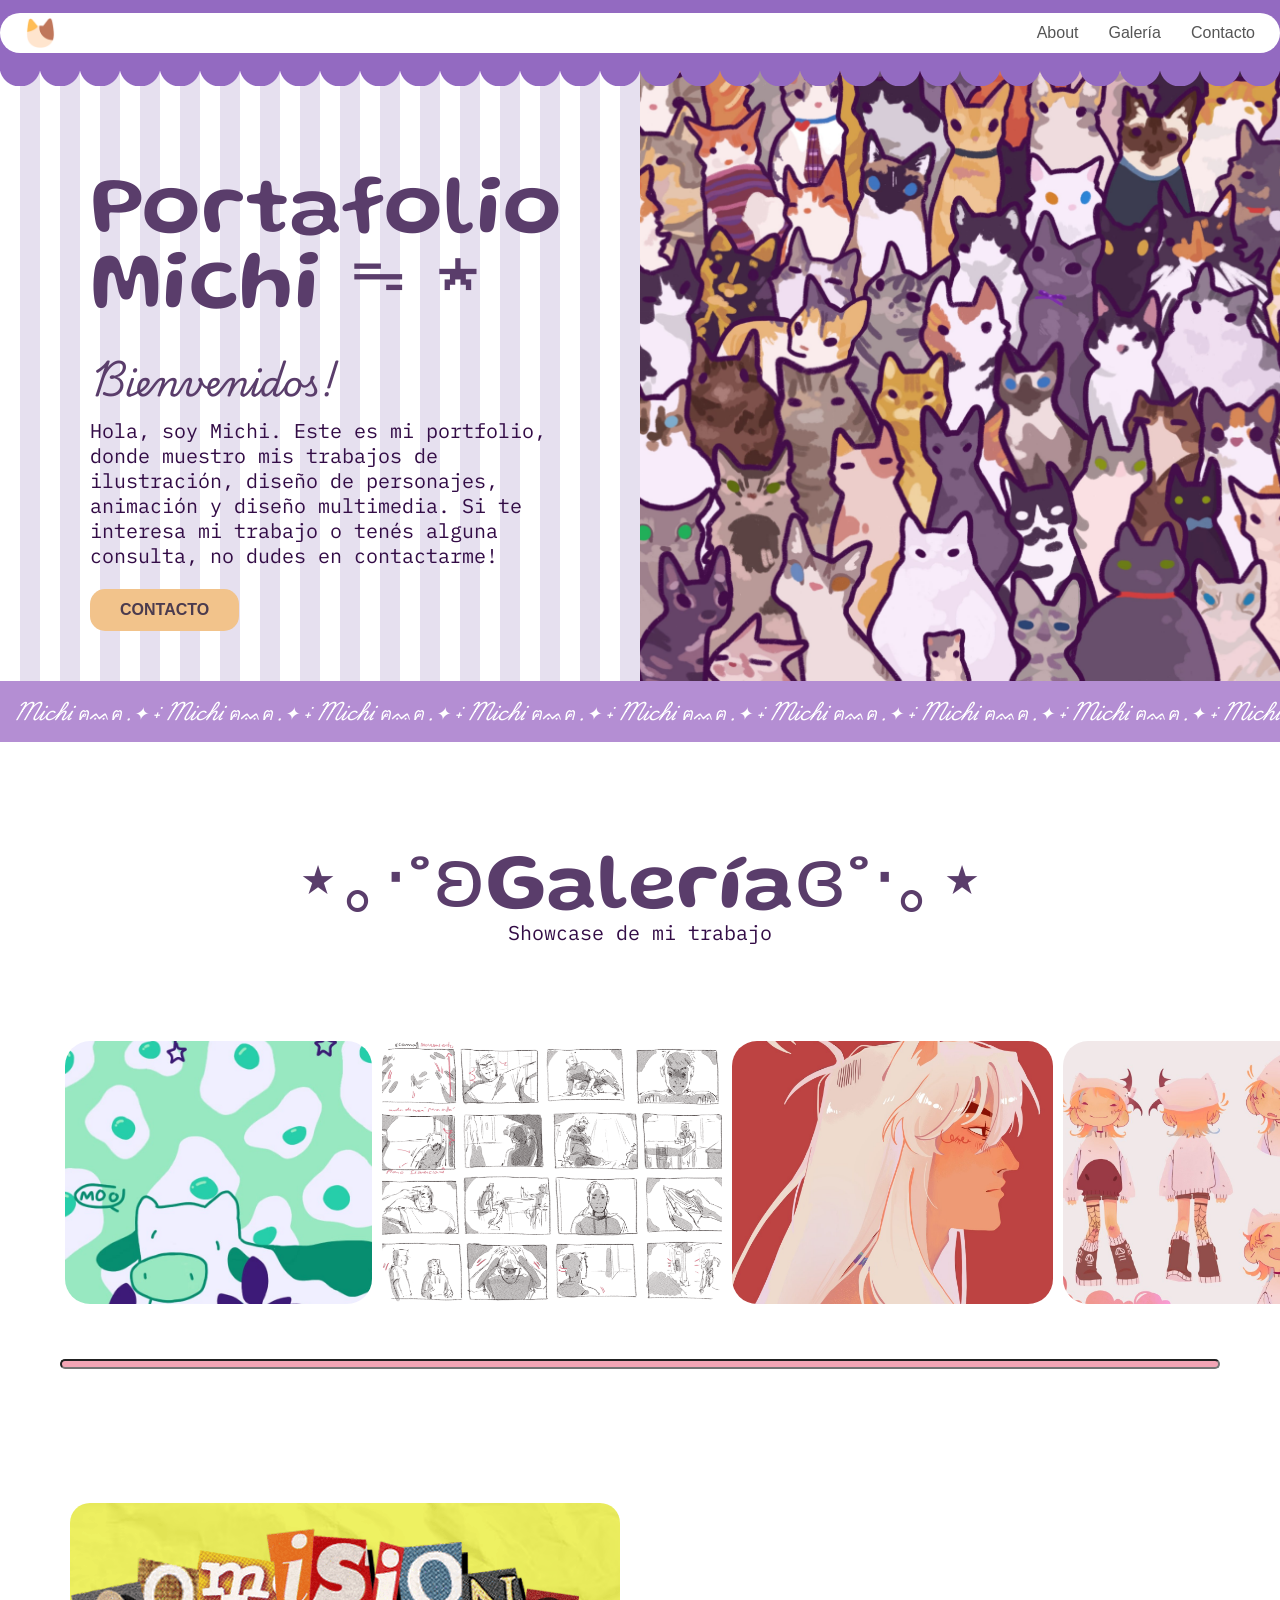
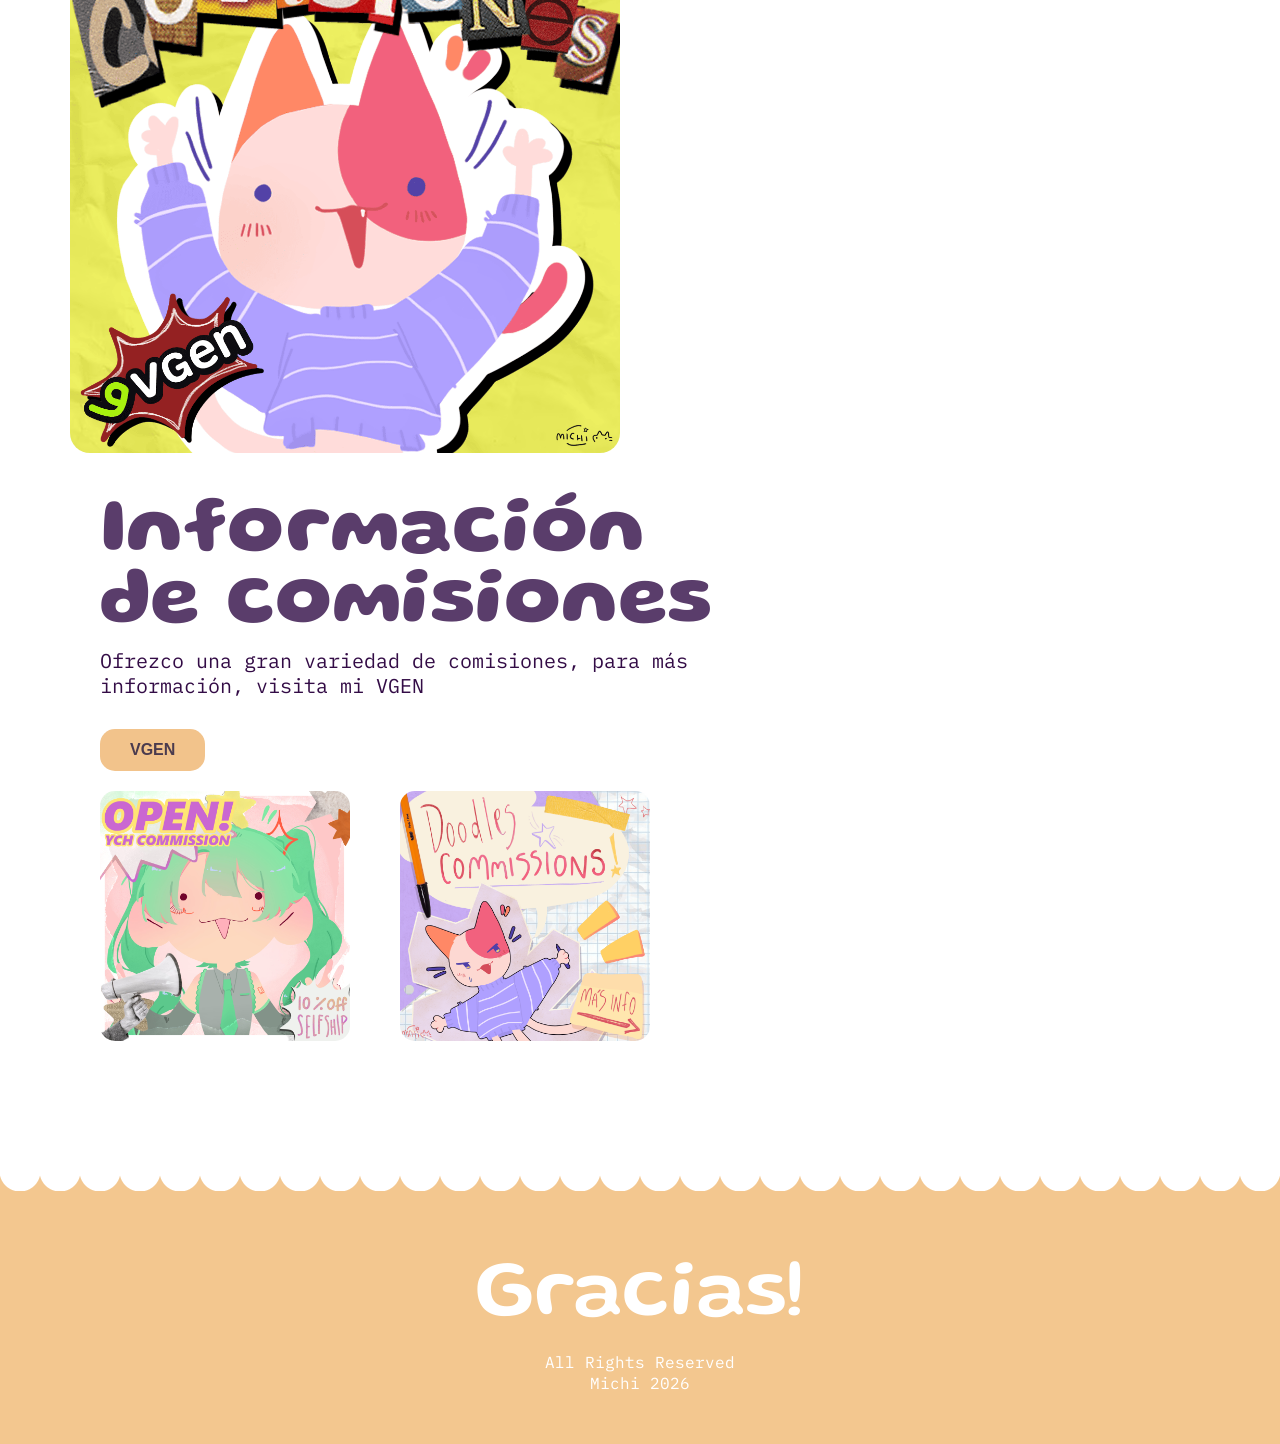
<file: index.html>
<!DOCTYPE html>
<html lang="es">
<head>
  <meta charset="UTF-8">
  <title>portafolio michi</title>

    <link rel="preconnect" href="https://fonts.googleapis.com">
    <link rel="preconnect" href="https://fonts.gstatic.com" crossorigin>
    <link href="https://fonts.googleapis.com/css2?family=Gluten:wght@100..900&family=Lilex:ital,wght@0,100..700;1,100..700&family=Playwrite+US+Trad:wght@100..400&display=swap" rel="stylesheet">
  
    <link rel="preconnect" href="https://fonts.googleapis.com">
    <link rel="preconnect" href="https://fonts.gstatic.com" crossorigin>
    <link href="https://fonts.googleapis.com/css2?family=Gluten:wght@100..900&family=Lilex:ital,wght@0,100..700;1,100..700&family=Playwrite+US+Trad:wght@100..400&display=swap" rel="stylesheet">
  
    <link rel="preconnect" href="https://fonts.googleapis.com">
    <link rel="preconnect" href="https://fonts.gstatic.com" crossorigin>
    <link href="https://fonts.googleapis.com/css2?family=Gluten:wght@100..900&family=Lilex:ital,wght@0,100..700;1,100..700&family=Playwrite+US+Trad:wght@100..400&display=swap" rel="stylesheet">

   <link rel="stylesheet" href="css/styles.css">

</head>

<body>

<header class="header-container">
        
        <nav class="main-navbar">
            
            <div class="logo-container">
                <a href="index.html" class="logo-img">
                  <img src="img/logomichi.png" alt="logo" class="logo-img">
                </a>
            </div>

            <ul class="nav-links">
                <li><a href="about.html">About</a></li>
                <li><a href="#galeria">Galería</a></li>
                <li><a href="contacto.html">Contacto</a></li>
            </ul>
        </nav>

  <div class="scallop-bottom"></div>

</header>

<section class="principio">
  
  <div class="principio-text">
    <h1>Portafolio Michi ᯓ★</h1>
    <h2>Bienvenidos!</h2>
    <p>
      Hola, soy Michi. Este es mi portfolio, donde muestro mis trabajos
      de ilustración, diseño de personajes, animación y diseño multimedia.
      Si te interesa mi trabajo o tenés alguna consulta, no dudes en contactarme!
    </p>

      <a href="contacto.html" class="btn">
        CONTACTO
      </a>
  </div>

  <div class="principio-image">
    <img src="img/michis.jpg" alt="michis">
  </div>

</section>

<section class="michi-bar">
  <div class="michi-track">
    Michi ฅᨐฅ .✦ ݁˖ Michi ฅᨐฅ .✦ ݁˖ Michi ฅᨐฅ .✦ ݁˖ Michi ฅᨐฅ .✦ ݁˖ Michi ฅᨐฅ .✦ ݁˖ Michi ฅᨐฅ .✦ ݁˖ Michi ฅᨐฅ .✦ ݁˖ Michi ฅᨐฅ .✦ ݁˖ Michi ฅᨐฅ .✦ ݁˖ Michi ฅᨐฅ .✦ ݁˖ Michi ฅᨐฅ .✦ ݁˖ Michi ฅᨐฅ .✦ ݁˖ Michi ฅᨐฅ .✦ ݁˖ Michi ฅᨐฅ .✦ ݁˖ Michi ฅᨐฅ .✦ ݁˖ Michi ฅᨐฅ .✦ ݁˖ Michi ฅᨐฅ .✦ ݁˖ Michi ฅᨐฅ .✦ ݁˖ Michi ฅᨐฅ .✦ ݁˖ Michi ฅᨐฅ .✦ ݁˖ Michi ฅᨐฅ .✦ ݁˖ Michi ฅᨐฅ .✦ ݁˖ Michi ฅᨐฅ .✦ ݁˖ Michi ฅᨐฅ .✦ ݁˖
  </div>
</section>

<section class="galeria">

  <h2>⋆｡‧˚ʚGaleríaɞ˚‧｡⋆</h2>
  <p class="subtitle">Showcase de mi trabajo</p>

  <div class="gallery-wrapper">

    <div class="gallery-container" id="galeria">

      <div class="card">
        <a href="galeriamarcas.html" class="botonesagaleria">
             <img src="img/vaca.jpg">
             <span class="botonesagaleria">Trabajos para marcas</span>
        <div class="overlay">Trabajos para marcas</div>
        </a>
      </div>

      <div class="card">
        <a href="galeriastory.html" class="botonesagaleria">
             <img src="img/storyboard.png">
             <span class="botonesagaleria">Storyboard y bocetos</span>
        <div class="overlay">Storyboard y bocetos</div>
        </a>
      </div>

      <div class="card">
        <a href="galeriailustracion.html" class="botonesagaleria">
            <img src="img/nuyashaperfil.jpg">
            <span class="botonesagaleria">Ilustración digital</span>
        <div class="overlay">Ilustración digital</div>
        </a>
      </div>

      <div class="card">
        <a href="galeriapjs.html" class="botonesagaleria">
             <img src="img/fan.jpg">
             <span class="botonesagaleria">Diseño de personajes</span>
        <div class="overlay">Diseño de personajes</div>
        </a>
      </div>

    </div>

    <input id="barrita">
    
  </div>

</section>

<section class="comisiones">
  <div class="comisiones-container">
    
    <div class="comisiones-img">
      <img src="img/comisvgen.png" alt="Comisiones">
    </div>


    <div class="comisiones-texto">
      <h2>Información<br>de comisiones</h2>
      <p>
        Ofrezco una gran variedad de comisiones, para más información,
        visita mi VGEN
      </p>

      <a href="https://vgen.co/Michizzz" target="boton" class="btn">
        VGEN
      </a>

      <div class="mini-cards">
        <img src="img/ych.jpg" alt="Commission 1">
        <img src="img/comissketch.png" alt="Commission 2">
      </div>
    </div>

  </div>
</section>

<footer class="footer">
  <div class="wawawa"></div>
  <h2>Gracias!</h2>
  <p>All Rights Reserved<br>Michi 2026</p>
</footer>

</body>
</html>
</file>
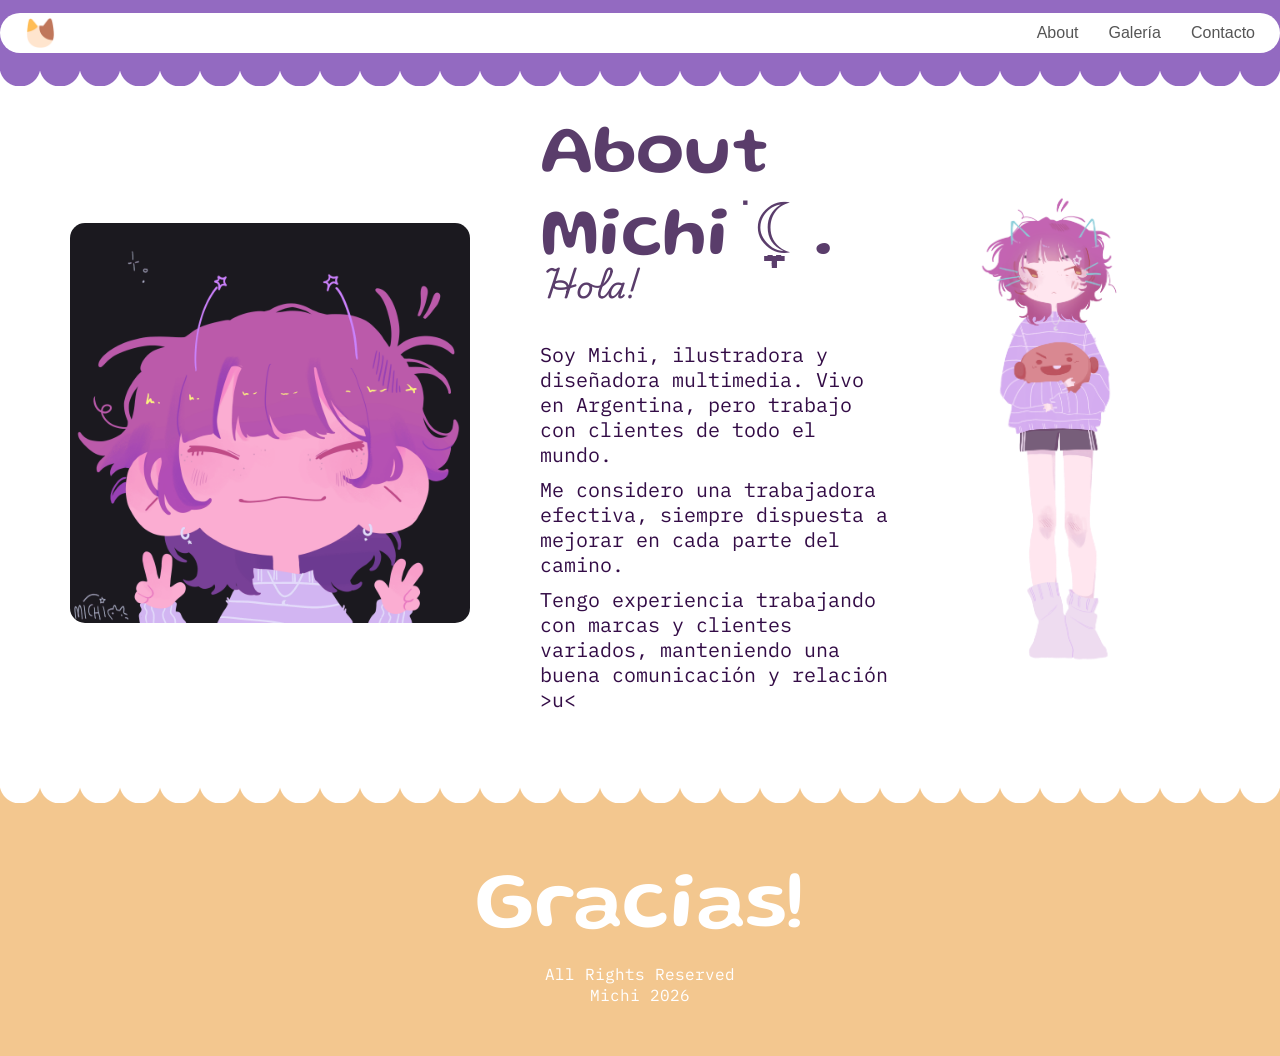
<file: about.html>
<!DOCTYPE html>
<html lang="es">
<head>
  <meta charset="UTF-8">
  <title>Michi Portfolio</title>

    <link rel="preconnect" href="https://fonts.googleapis.com">
    <link rel="preconnect" href="https://fonts.gstatic.com" crossorigin>
    <link href="https://fonts.googleapis.com/css2?family=Gluten:wght@100..900&family=Lilex:ital,wght@0,100..700;1,100..700&family=Playwrite+US+Trad:wght@100..400&display=swap" rel="stylesheet">
  
    <link rel="preconnect" href="https://fonts.googleapis.com">
    <link rel="preconnect" href="https://fonts.gstatic.com" crossorigin>
    <link href="https://fonts.googleapis.com/css2?family=Gluten:wght@100..900&family=Lilex:ital,wght@0,100..700;1,100..700&family=Playwrite+US+Trad:wght@100..400&display=swap" rel="stylesheet">
  
    <link rel="preconnect" href="https://fonts.googleapis.com">
    <link rel="preconnect" href="https://fonts.gstatic.com" crossorigin>
    <link href="https://fonts.googleapis.com/css2?family=Gluten:wght@100..900&family=Lilex:ital,wght@0,100..700;1,100..700&family=Playwrite+US+Trad:wght@100..400&display=swap" rel="stylesheet">

  <link rel="stylesheet" href="css/styles.css">
</head>
<body>

<header class="header-container">
        
        <nav class="main-navbar">
            
            <div class="logo-container">
                <a href="index.html" class="logo-img">
                  <img src="img/logomichi.png" alt="logo" class="logo-img">
                </a>
            </div>

            <ul class="nav-links">
                <li><a href="about.html">About</a></li>
                <li><a href="index.html #galeria">Galería</a></li>
                <li><a href="contacto.html">Contacto</a></li>
            </ul>
        </nav>

  <div class="scallop-bottom"></div>

</header>

  <!-- ABOUT -->
  <section id="about" class="about">
    <div class="about-container">

      <!-- img izq -->
      <div class="about-img">
        <img src="img/pfp.png" alt="Michi">
      </div>


      <div class="about-text">
        <h2>About Michi࣪ ִֶָ☾.</h2>
        <h3>Hola!</h3>

        <p>
           Soy Michi, ilustradora y diseñadora multimedia.
          Vivo en Argentina, pero trabajo con clientes de todo el mundo.
        </p>

        <p>
           Me considero una trabajadora efectiva, siempre dispuesta
          a mejorar en cada parte del camino.
        </p>

        <p>
           Tengo experiencia trabajando con marcas y clientes variados,
          manteniendo una buena comunicación y relación >u<
        </p>
      </div>

      <!-- img derecha -->
      <div class="about-char">
        <img src="img/yo.png" alt="Character">
      </div>

    </div>
  </section>

  <footer class="footer">
      <div class="wawawa"></div>
    <h2>Gracias!</h2>
    <p>All Rights Reserved<br>Michi 2026</p>
  </footer>

</body>
</html>
</file>
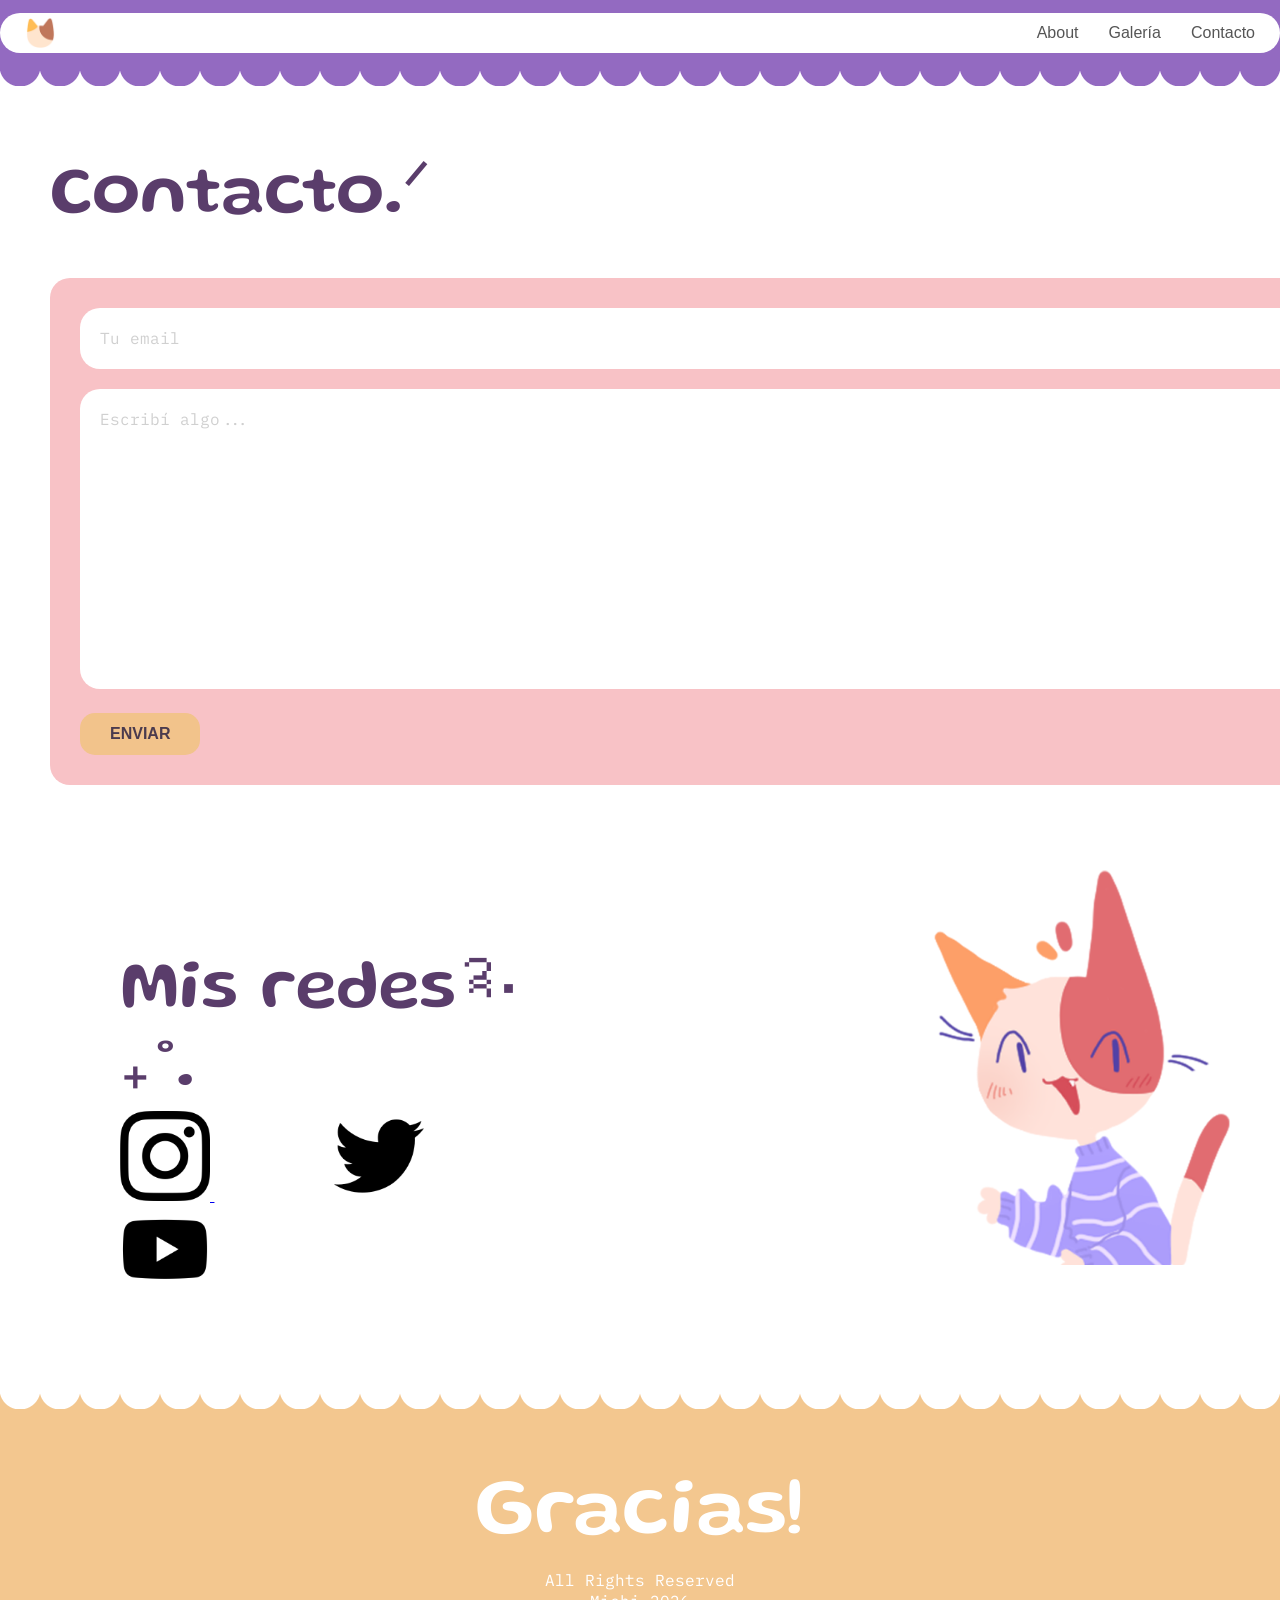
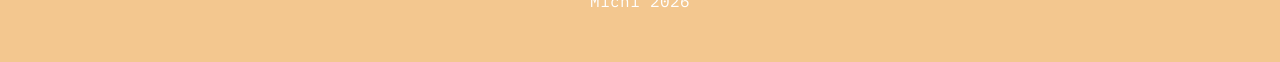
<file: contacto.html>
<!DOCTYPE html>
<html lang="es">
<head>
  <meta charset="UTF-8">
  <title>Michi Portfolio</title>

    <link rel="preconnect" href="https://fonts.googleapis.com">
    <link rel="preconnect" href="https://fonts.gstatic.com" crossorigin>
    <link href="https://fonts.googleapis.com/css2?family=Gluten:wght@100..900&family=Lilex:ital,wght@0,100..700;1,100..700&family=Playwrite+US+Trad:wght@100..400&display=swap" rel="stylesheet">
  
    <link rel="preconnect" href="https://fonts.googleapis.com">
    <link rel="preconnect" href="https://fonts.gstatic.com" crossorigin>
    <link href="https://fonts.googleapis.com/css2?family=Gluten:wght@100..900&family=Lilex:ital,wght@0,100..700;1,100..700&family=Playwrite+US+Trad:wght@100..400&display=swap" rel="stylesheet">
  
    <link rel="preconnect" href="https://fonts.googleapis.com">
    <link rel="preconnect" href="https://fonts.gstatic.com" crossorigin>
    <link href="https://fonts.googleapis.com/css2?family=Gluten:wght@100..900&family=Lilex:ital,wght@0,100..700;1,100..700&family=Playwrite+US+Trad:wght@100..400&display=swap" rel="stylesheet">

  <link rel="stylesheet" href="css/styles.css">
</head>
<body>

<header class="header-container">
        
        <nav class="main-navbar">
            
            <div class="logo-container">
                <a href="index.html" class="logo-img">
                  <img src="img/logomichi.png" alt="logo" class="logo-img">
                </a>
            </div>

            <ul class="nav-links">
                <li><a href="about.html">About</a></li>
                <li><a href="index.html #galeria">Galería</a></li>
                <li><a href="contacto.html">Contacto</a></li>
            </ul>
        </nav>

  <div class="scallop-bottom"></div>

</header>



<section class="contacto">

        <h2>Contacto.ᐟ</h2>

  <div class="form-card">
    <form>
      <input type="email" placeholder="Tu email">
      <textarea placeholder="Escribí algo..."></textarea>
      <a href="mailto:lunaboouz@gmail.com" class="btn">
        ENVIAR
      </a>
    </form>
  </div>

</section>


<section class="redes">

<div class="todomenoslafoto">

  <div class="redes-container">
     <h2>Mis redes༉‧₊˚.</h2>
  </div>

  <div class="iconos">
    <a href="https://www.instagram.com/_.w._michi_.w._/"_blank>
      <img src="img/instagram.png"alt="Instagram">
    </a>

    <a href="https://x.com/_w_michi_w_"_blank>
      <img src="img/twitter.png"alt="Twitter">
    </a>

    <a href="https://www.youtube.com/@_W_michi_W_"_blank>
      <img src="img/youtube.png" alt="Youtube">
    </a>
  </div>

</div>

  <div class="dibujomichito">

<img src="img/9.png" alt="dibujomichito">

  </div>

</section>


<footer class="footer">
      <div class="wawawa"></div>
  <h2>Gracias!</h2>
  <p>All Rights Reserved<br>Michi 2026</p>
</footer>

</body>
</html>
</file>
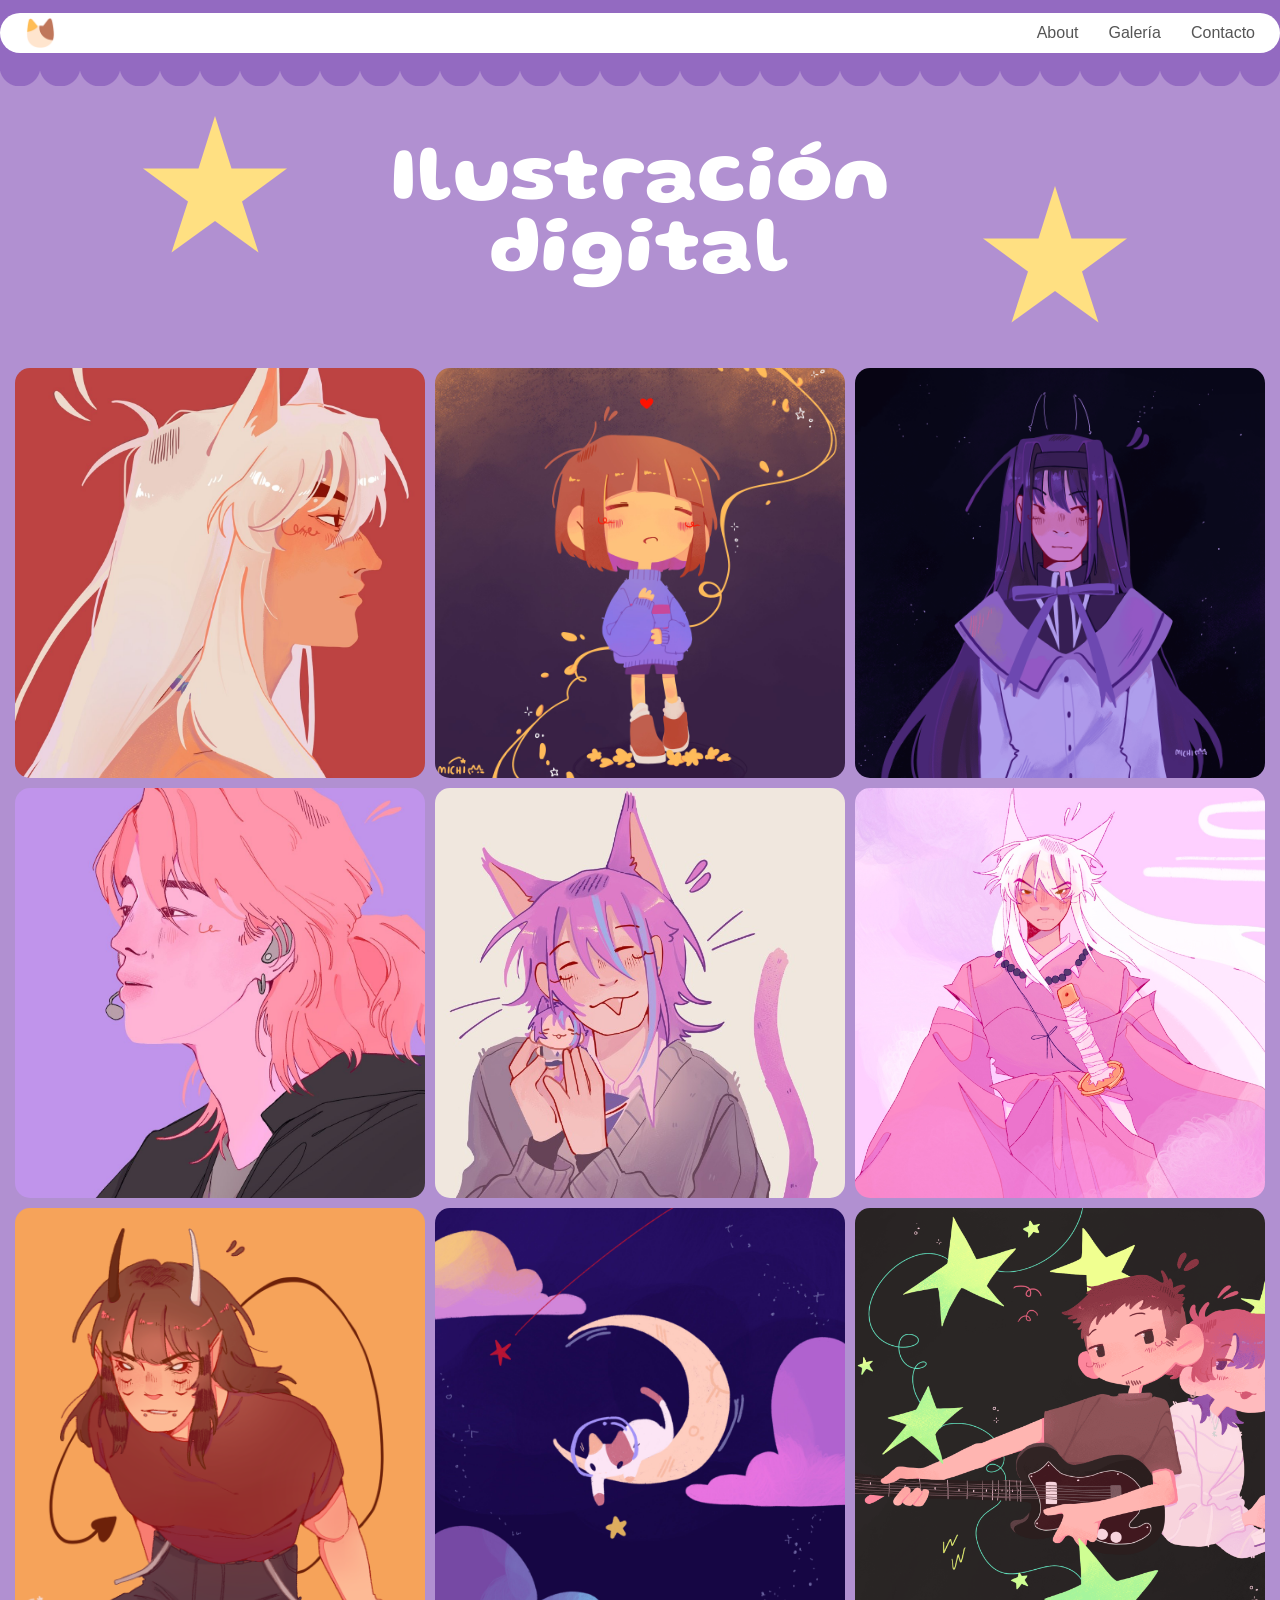
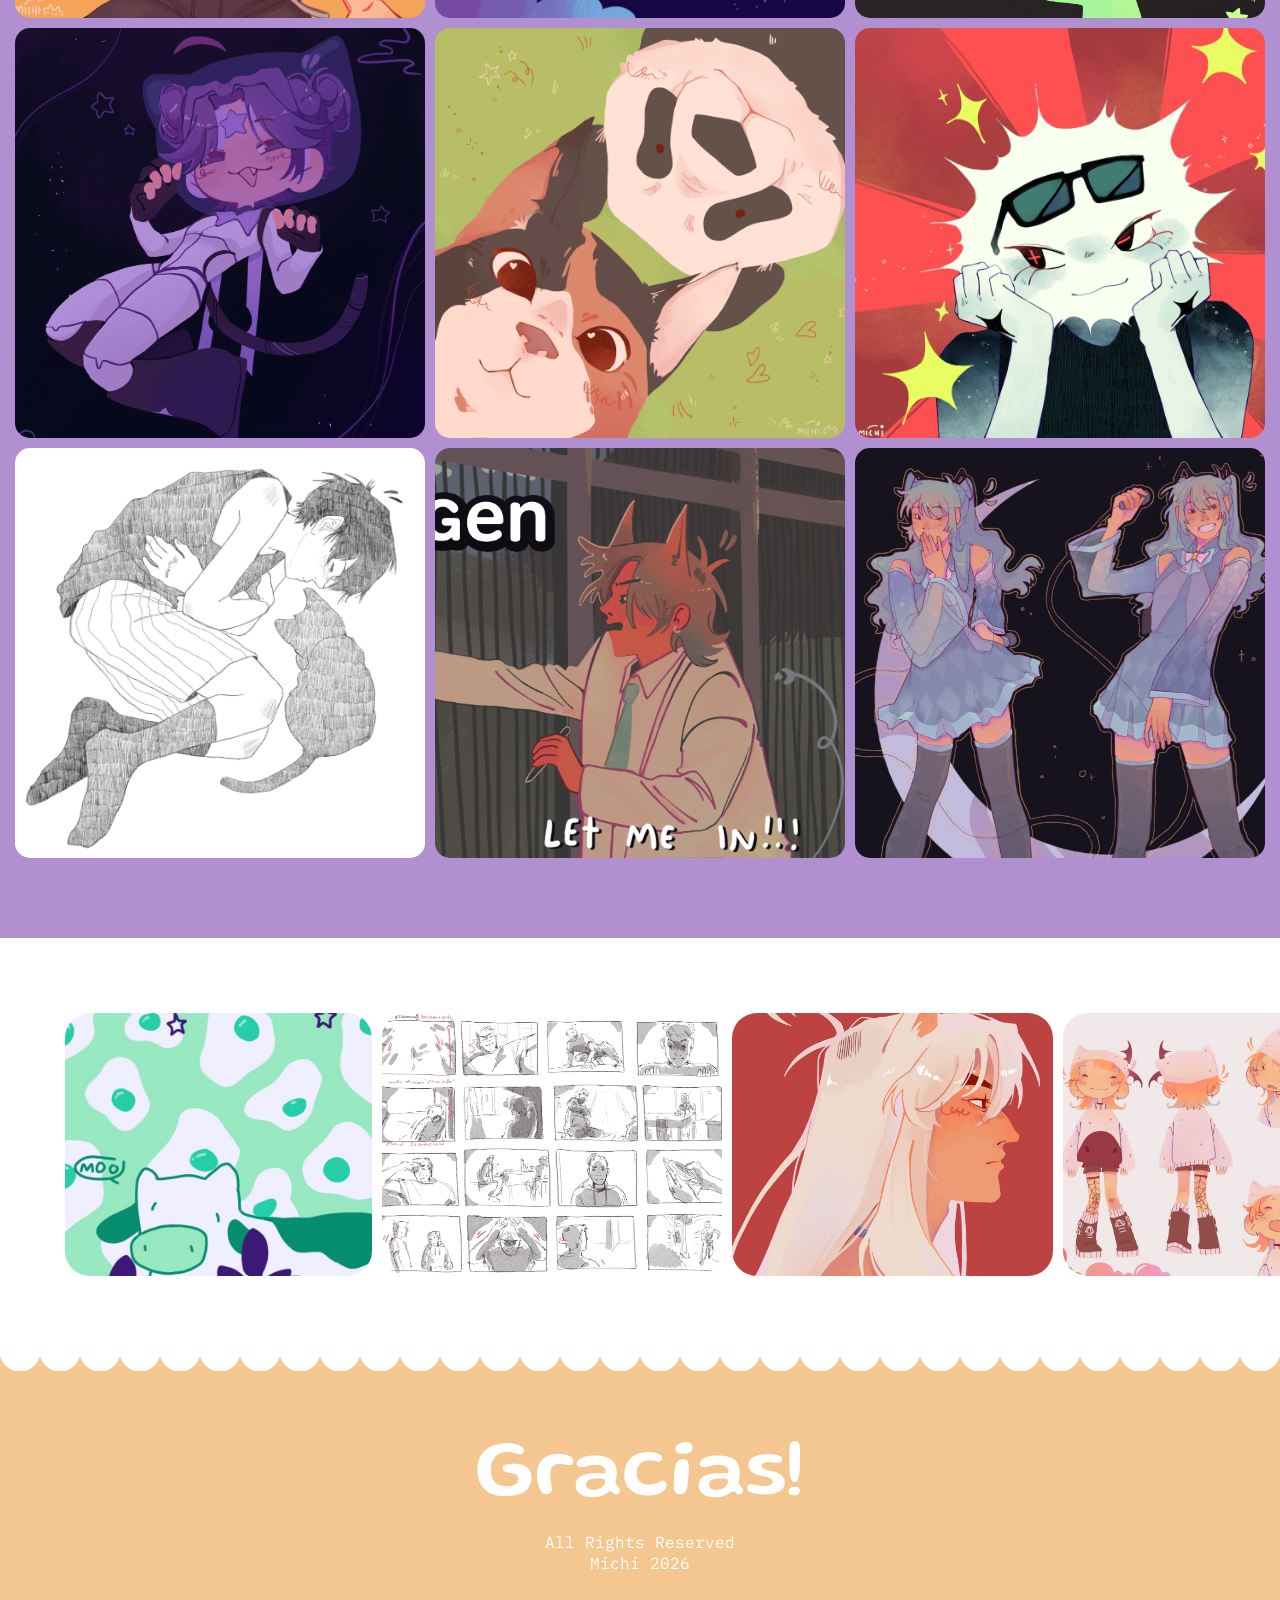
<file: galeriailustracion.html>
<!DOCTYPE html>
<html lang="es">
<head>
  <meta charset="UTF-8">
  <title>Michi Portfolio</title>

    <link rel="preconnect" href="https://fonts.googleapis.com">
    <link rel="preconnect" href="https://fonts.gstatic.com" crossorigin>
    <link href="https://fonts.googleapis.com/css2?family=Gluten:wght@100..900&family=Lilex:ital,wght@0,100..700;1,100..700&family=Playwrite+US+Trad:wght@100..400&display=swap" rel="stylesheet">
  
    <link rel="preconnect" href="https://fonts.googleapis.com">
    <link rel="preconnect" href="https://fonts.gstatic.com" crossorigin>
    <link href="https://fonts.googleapis.com/css2?family=Gluten:wght@100..900&family=Lilex:ital,wght@0,100..700;1,100..700&family=Playwrite+US+Trad:wght@100..400&display=swap" rel="stylesheet">
  
    <link rel="preconnect" href="https://fonts.googleapis.com">
    <link rel="preconnect" href="https://fonts.gstatic.com" crossorigin>
    <link href="https://fonts.googleapis.com/css2?family=Gluten:wght@100..900&family=Lilex:ital,wght@0,100..700;1,100..700&family=Playwrite+US+Trad:wght@100..400&display=swap" rel="stylesheet">

  <link rel="stylesheet" href="css/styles.css">
</head>
<body>

<header class="header-container">
        
        <nav class="main-navbar">
            
            <div class="logo-container">
                <a href="index.html" class="logo-img">
                  <img src="img/logomichi.png" alt="logo" class="logo-img">
                </a>
            </div>

            <ul class="nav-links">
                <li><a href="about.html">About</a></li>
                <li><a href="#galeria">Galería</a></li>
                <li><a href="contacto.html">Contacto</a></li>
            </ul>
        </nav>

  <div class="scallop-bottom"></div>

</header>


<section id="galerias" class="galerias">

  <div class="scallop-top"></div>

  <h2>Ilustración<br>digital</h2>

  <div class="masonry">

    <div class="item"><img src="img/nuyashaperfil.jpg"></div>
    <div class="item"><img src="img/undertale hb.jpeg"></div>
    <div class="item"><img src="img/sienna homura.png"></div>

    <div class="item"><img src="img/jimin.jpg"></div>
    <div class="item"><img src="img/rui peluchito.jpg"></div>
    <div class="item"><img src="img/Nuyasha.jpg"></div>

    <div class="item"><img src="img/rockstar.png"></div>
    <div class="item"><img src="img/gatoluna.jpg"></div>
    <div class="item"><img src="img/hb feli.png"></div>

    <div class="item"><img src="img/gatita espacial casco.png"></div>
    <div class="item"><img src="img/comi gatopanda.png"></div>
    <div class="item"><img src="img/comision solcito.jpg"></div>

    <div class="item"><img src="img/Omori_.jpg"></div>
    <div class="item"><img src="img/let me in.png"></div>
    <div class="item"><img src="img/aa miku miku u can call me miku.jpg"></div>

  </div>

</section>

  <div class="gallery-wrapper-galerias">

    <div class="gallery-container" id="galeria">

      <div class="card">
        <a href="galeriamarcas.html" class="botonesagaleria">
             <img src="img/vaca.jpg">
             <span class="botonesagaleria">Trabajos para marcas</span>
        <div class="overlay">Trabajos para marcas</div>
        </a>
      </div>

      <div class="card">
        <a href="galeriastory.html" class="botonesagaleria">
             <img src="img/storyboard.png">
             <span class="botonesagaleria">Storyboard y bocetos</span>
        <div class="overlay">Storyboard y bocetos</div>
        </a>
      </div>

      <div class="card">
        <a href="galeriailustracion.html" class="botonesagaleria">
            <img src="img/nuyashaperfil.jpg">
            <span class="botonesagaleria">Ilustración digital</span>
        <div class="overlay">Ilustración digital</div>
        </a>
      </div>

      <div class="card">
        <a href="galeriapjs.html" class="botonesagaleria">
             <img src="img/fan.jpg">
             <span class="botonesagaleria">Diseño de personajes</span>
        <div class="overlay">Diseño de personajes</div>
        </a>
      </div>

    </div>
    
  </div>

  <footer class="footer">
      <div class="wawawa"></div>
    <h2>Gracias!</h2>
    <p>All Rights Reserved<br>Michi 2026</p>
  </footer>

</body>
</html>
</file>
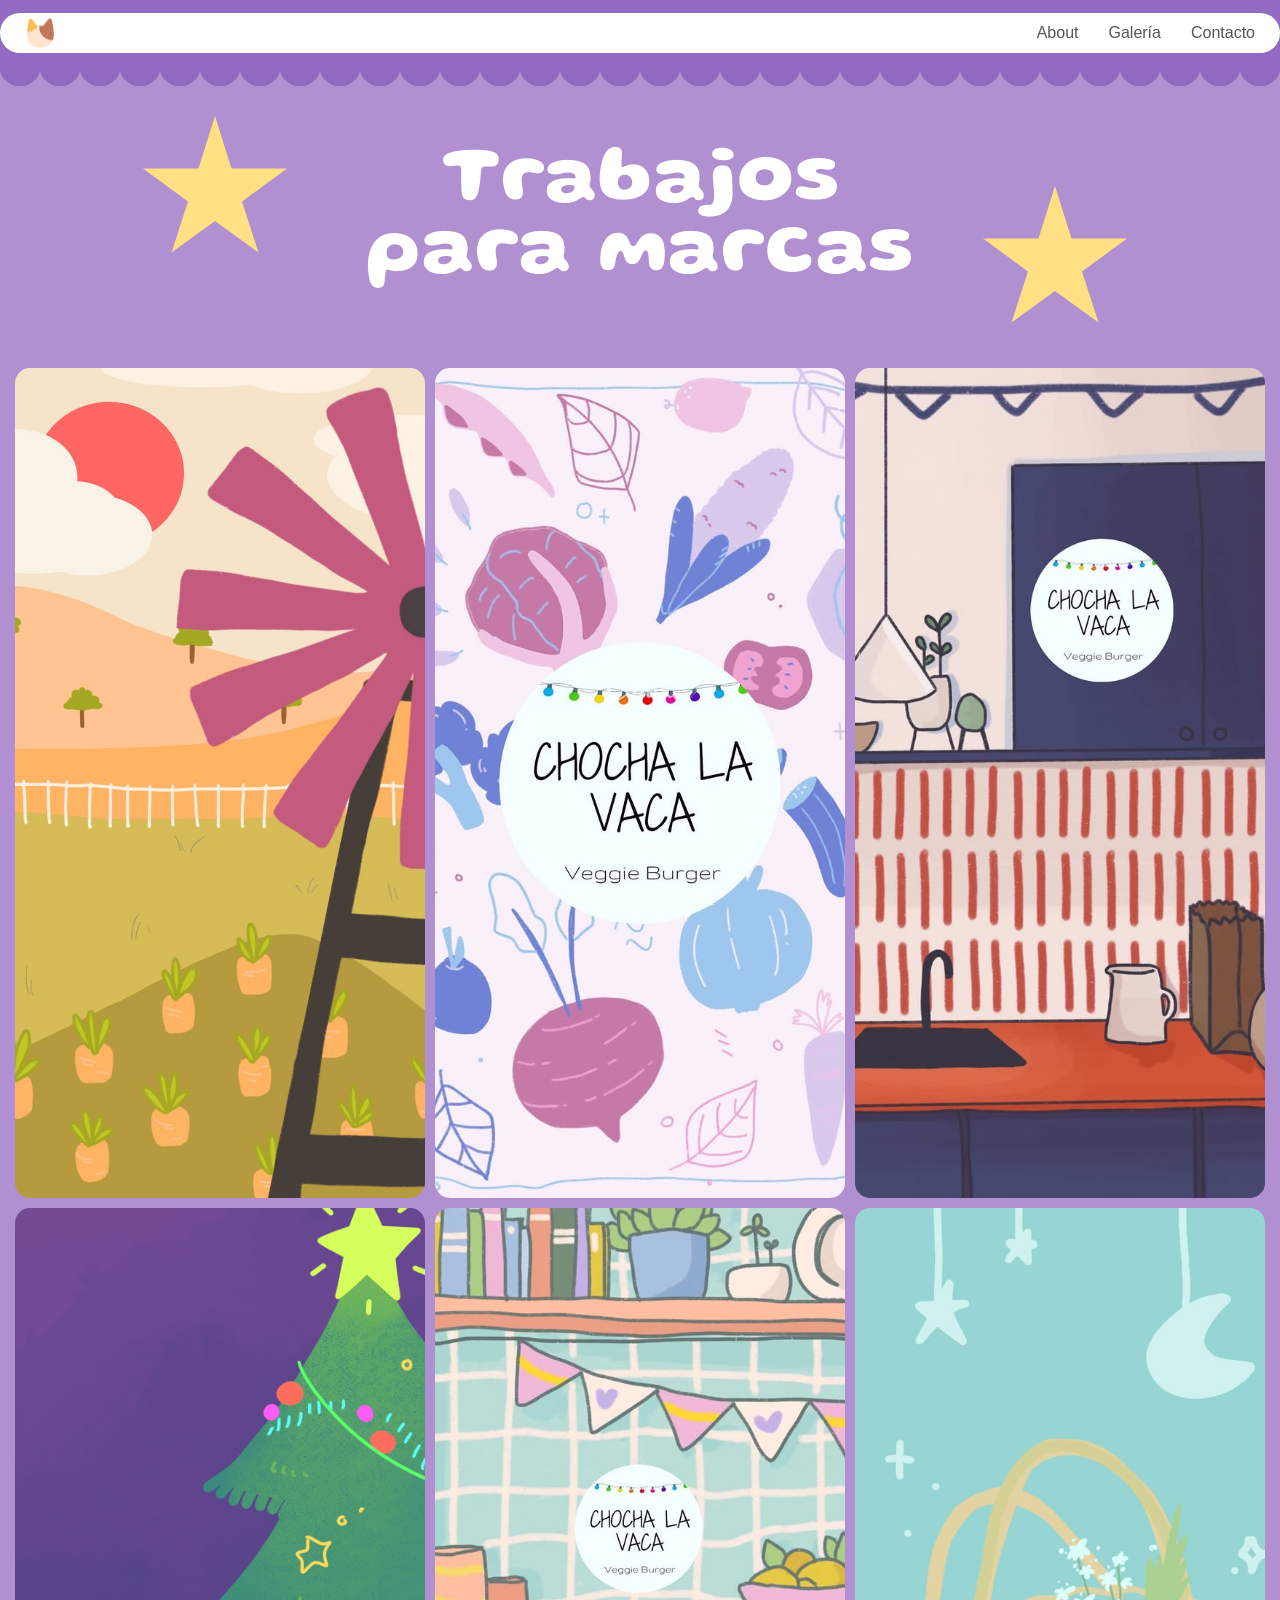
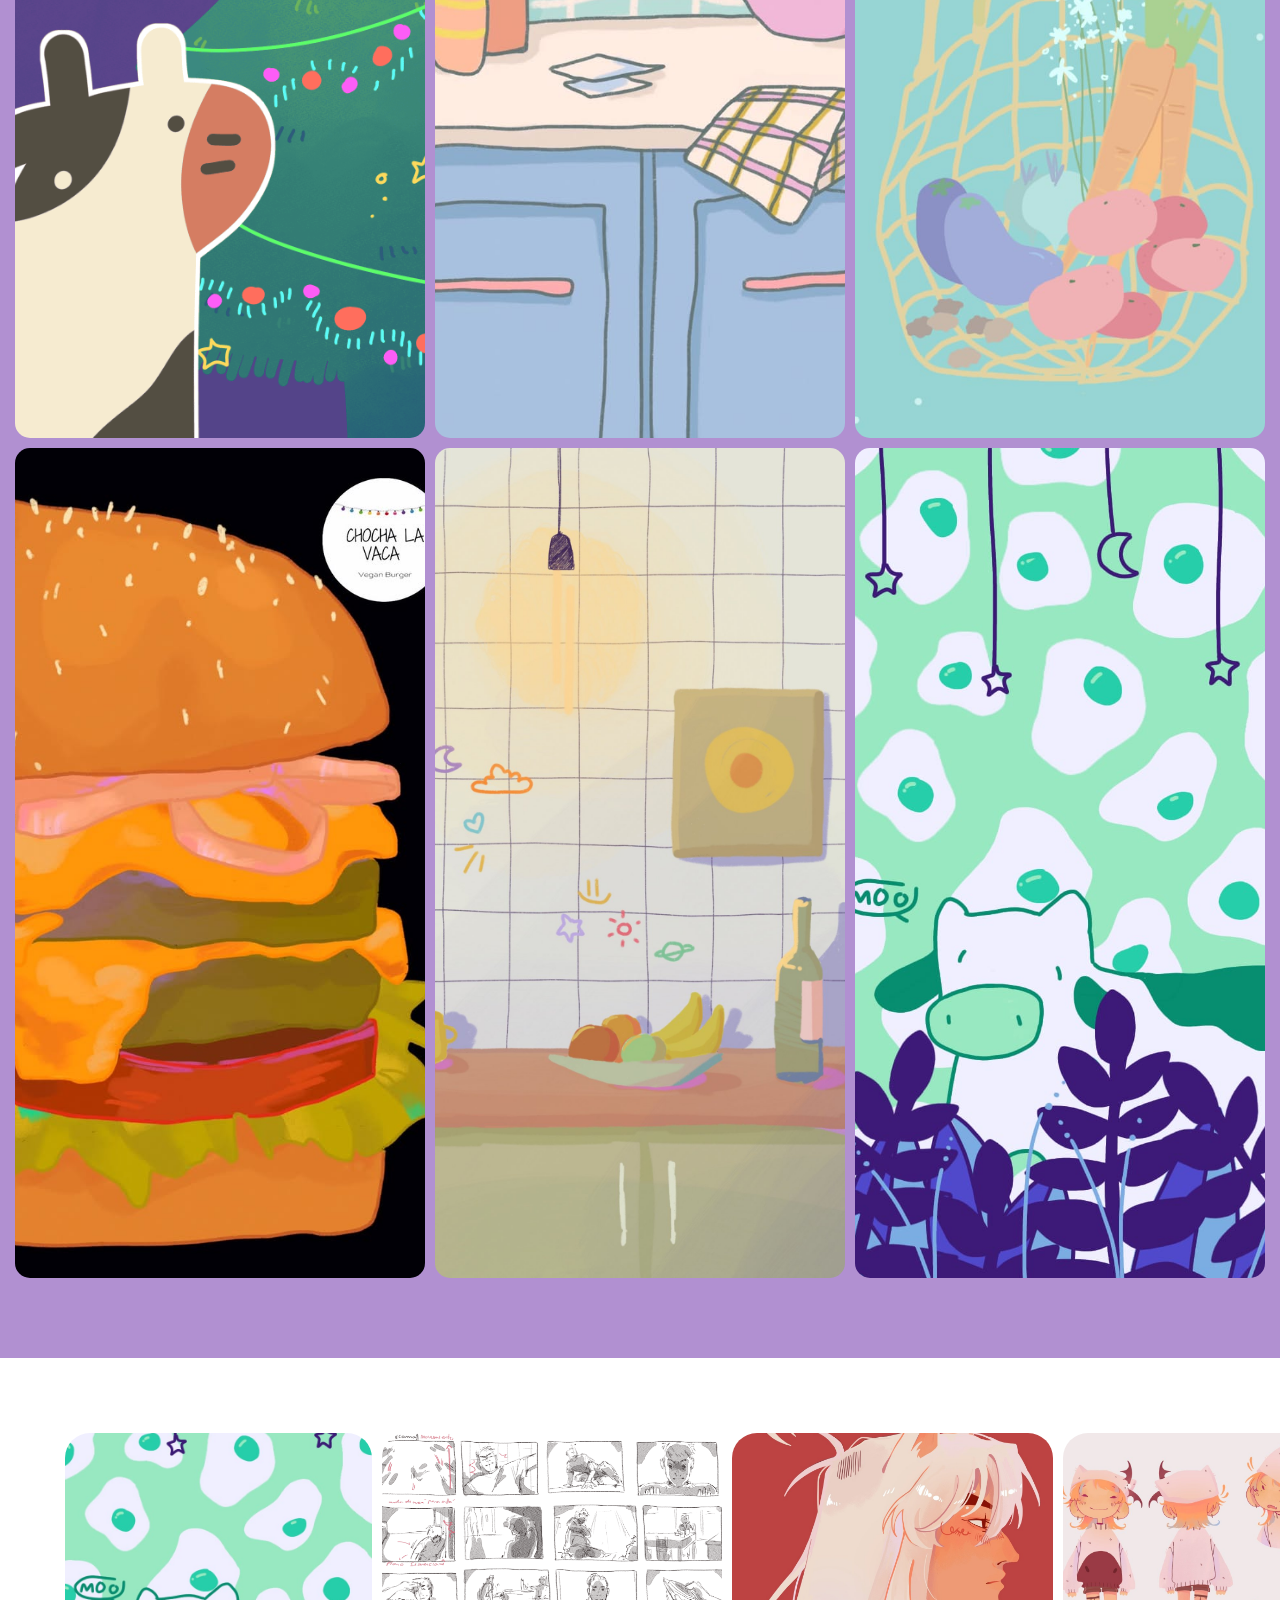
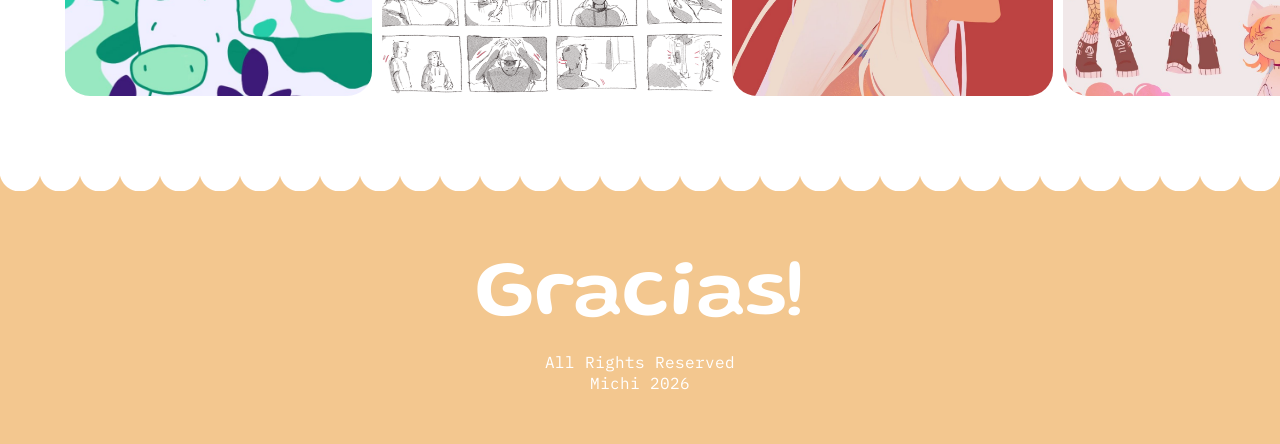
<file: galeriamarcas.html>
<!DOCTYPE html>
<html lang="es">
<head>
  <meta charset="UTF-8">
  <title>Michi Portfolio</title>

    <link rel="preconnect" href="https://fonts.googleapis.com">
    <link rel="preconnect" href="https://fonts.gstatic.com" crossorigin>
    <link href="https://fonts.googleapis.com/css2?family=Gluten:wght@100..900&family=Lilex:ital,wght@0,100..700;1,100..700&family=Playwrite+US+Trad:wght@100..400&display=swap" rel="stylesheet">
  
    <link rel="preconnect" href="https://fonts.googleapis.com">
    <link rel="preconnect" href="https://fonts.gstatic.com" crossorigin>
    <link href="https://fonts.googleapis.com/css2?family=Gluten:wght@100..900&family=Lilex:ital,wght@0,100..700;1,100..700&family=Playwrite+US+Trad:wght@100..400&display=swap" rel="stylesheet">
  
    <link rel="preconnect" href="https://fonts.googleapis.com">
    <link rel="preconnect" href="https://fonts.gstatic.com" crossorigin>
    <link href="https://fonts.googleapis.com/css2?family=Gluten:wght@100..900&family=Lilex:ital,wght@0,100..700;1,100..700&family=Playwrite+US+Trad:wght@100..400&display=swap" rel="stylesheet">

  <link rel="stylesheet" href="css/styles.css">
</head>
<body>

<header class="header-container">
        
        <nav class="main-navbar">
            
            <div class="logo-container">
                <a href="index.html" class="logo-img">
                  <img src="img/logomichi.png" alt="logo" class="logo-img">
                </a>
            </div>

            <ul class="nav-links">
                <li><a href="about.html">About</a></li>
                <li><a href="#galeria">Galería</a></li>
                <li><a href="contacto.html">Contacto</a></li>
            </ul>
        </nav>

  <div class="scallop-bottom"></div>

</header>


<section id="galerias" class="galerias">

  <div class="scallop-top"></div>

  <h2>Trabajos<br>para marcas</h2>

  <div class="masonry">

    <div class="item tall"><img src="img/molino.jpeg"></div>
    <div class="item tall"><img src="img/verduras.jpg"></div>
    <div class="item tall"><img src="img/cocina 2.jpg"></div>

    <div class="item tall"><img src="img/navidat.png"></div>
    <div class="item tall"><img src="img/cocina 1.jpg"></div>
    <div class="item tall"><img src="img/bolsa.jpg"></div>

    <div class="item tall"><img src="img/hamburguesa.jpg"></div>
    <div class="item tall"><img src="img/cocina 4.jpg"></div>
    <div class="item tall"><img src="img/vaca.jpg"></div>

  </div>

</section>

  <div class="gallery-wrapper-galerias">

    <div class="gallery-container" id="galeria">

      <div class="card">
        <a href="galeriamarcas.html" class="botonesagaleria">
             <img src="img/vaca.jpg">
             <span class="botonesagaleria">Trabajos para marcas</span>
        <div class="overlay">Trabajos para marcas</div>
        </a>
      </div>

      <div class="card">
        <a href="galeriastory.html" class="botonesagaleria">
             <img src="img/storyboard.png">
             <span class="botonesagaleria">Storyboard y bocetos</span>
        <div class="overlay">Storyboard y bocetos</div>
        </a>
      </div>

      <div class="card">
        <a href="galeriailustracion.html" class="botonesagaleria">
            <img src="img/nuyashaperfil.jpg">
            <span class="botonesagaleria">Ilustración digital</span>
        <div class="overlay">Ilustración digital</div>
        </a>
      </div>

      <div class="card">
        <a href="galeriapjs.html" class="botonesagaleria">
             <img src="img/fan.jpg">
             <span class="botonesagaleria">Diseño de personajes</span>
        <div class="overlay">Diseño de personajes</div>
        </a>
      </div>

    </div>
    
  </div>

  <footer class="footer">
      <div class="wawawa"></div>
    <h2>Gracias!</h2>
    <p>All Rights Reserved<br>Michi 2026</p>
  </footer>

</body>
</html>
</file>
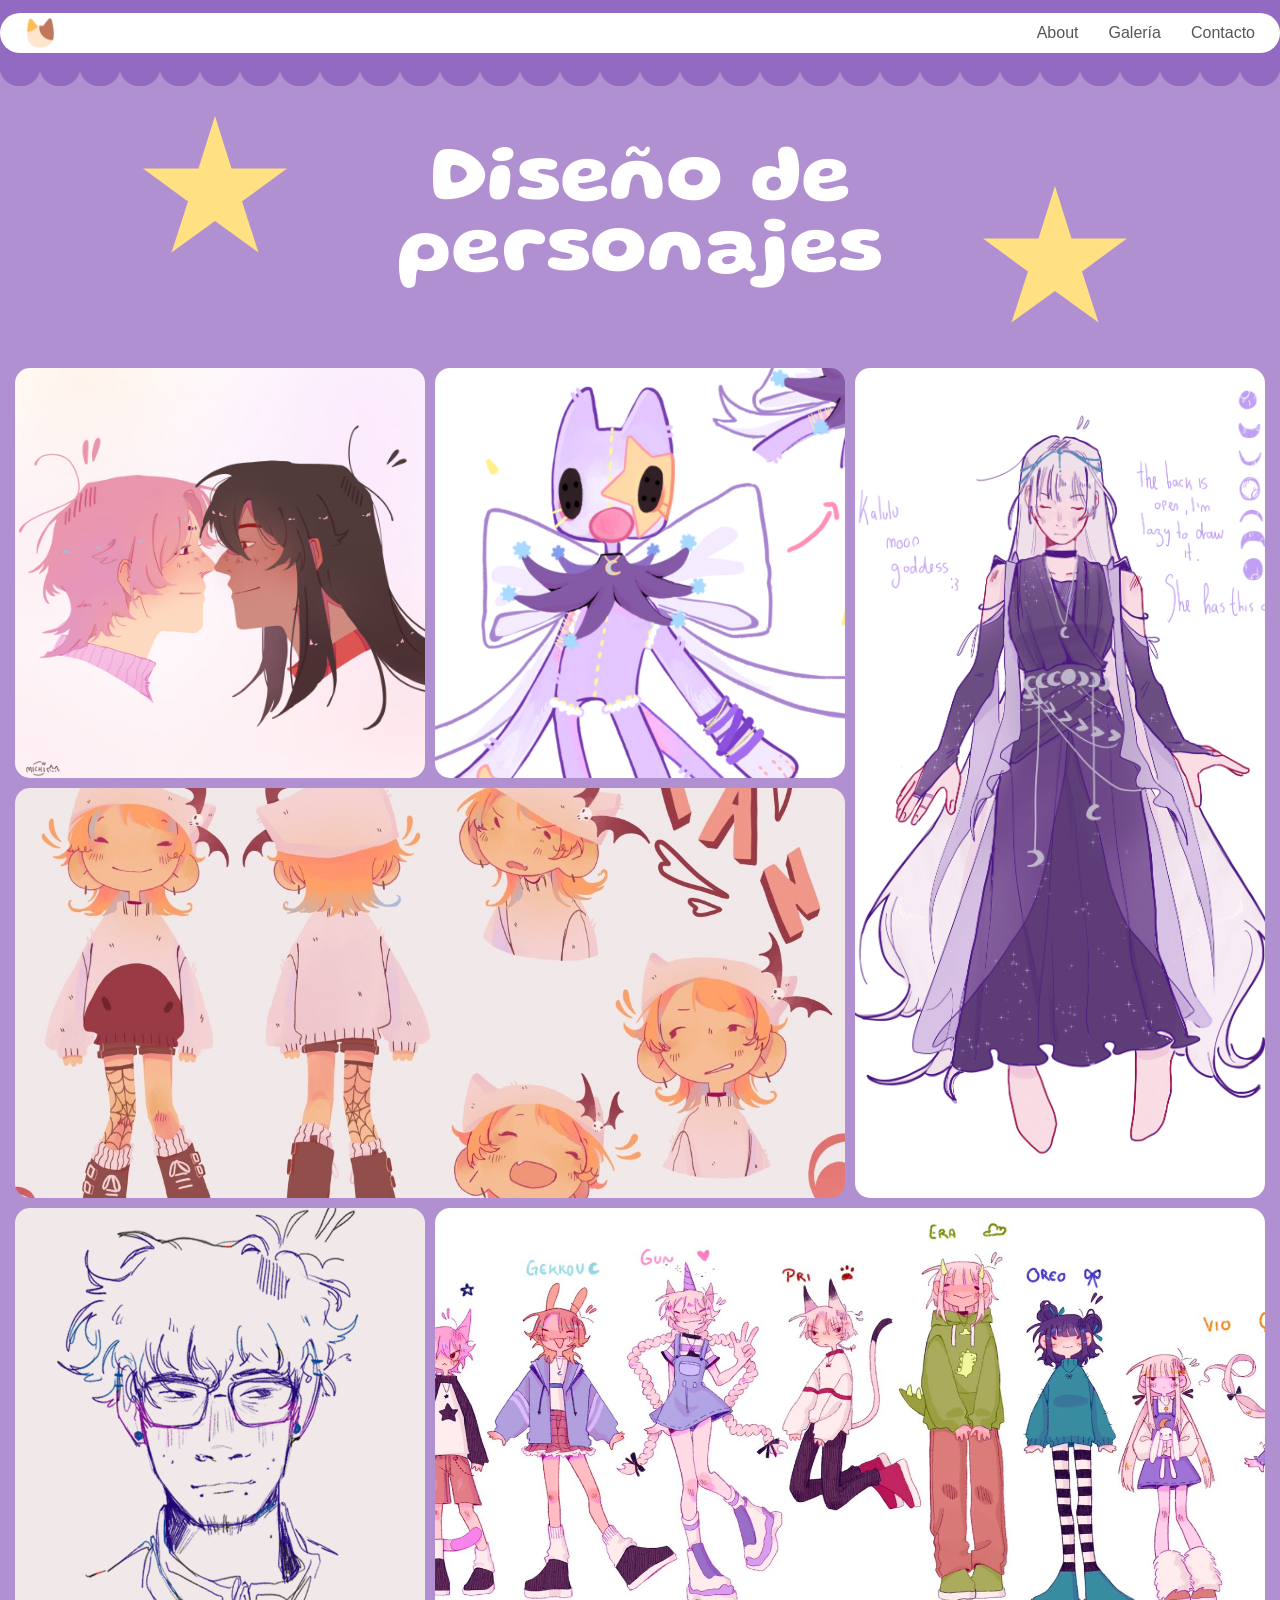
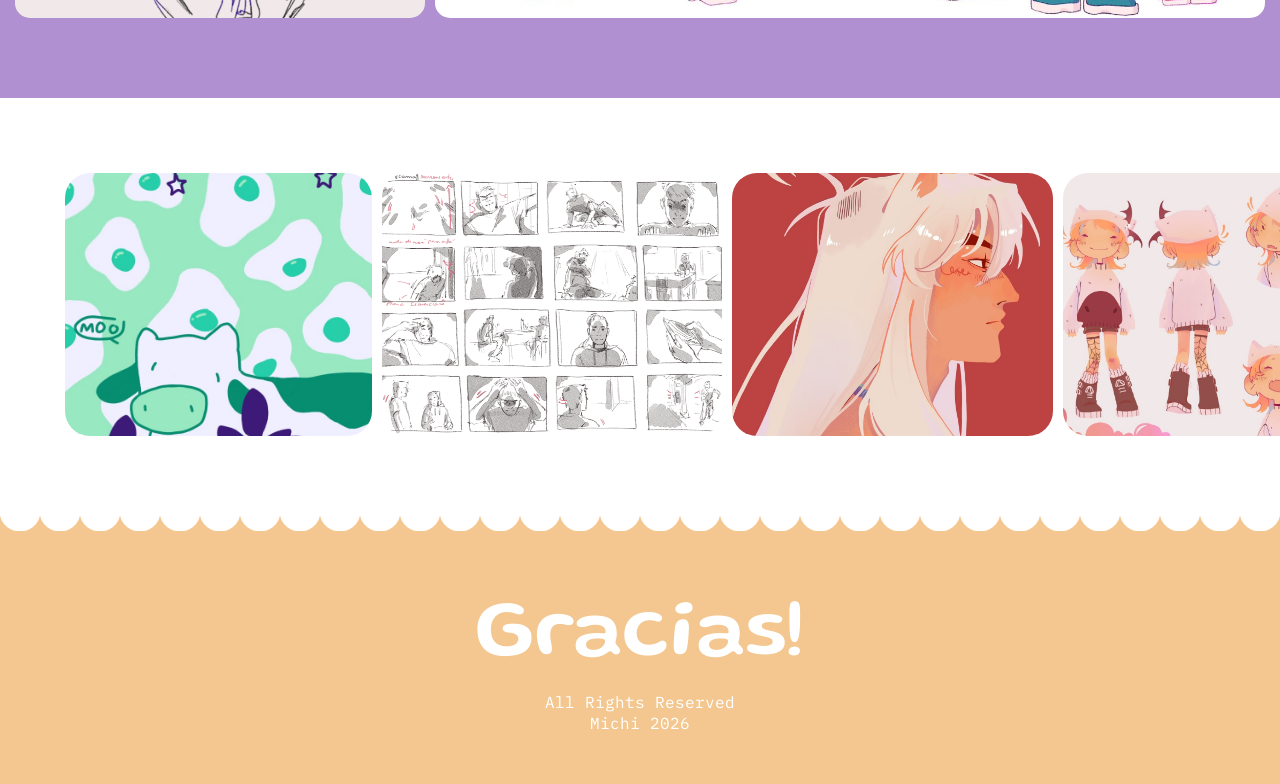
<file: galeriapjs.html>
<!DOCTYPE html>
<html lang="es">
<head>
  <meta charset="UTF-8">
  <title>Michi Portfolio</title>

    <link rel="preconnect" href="https://fonts.googleapis.com">
    <link rel="preconnect" href="https://fonts.gstatic.com" crossorigin>
    <link href="https://fonts.googleapis.com/css2?family=Gluten:wght@100..900&family=Lilex:ital,wght@0,100..700;1,100..700&family=Playwrite+US+Trad:wght@100..400&display=swap" rel="stylesheet">
  
    <link rel="preconnect" href="https://fonts.googleapis.com">
    <link rel="preconnect" href="https://fonts.gstatic.com" crossorigin>
    <link href="https://fonts.googleapis.com/css2?family=Gluten:wght@100..900&family=Lilex:ital,wght@0,100..700;1,100..700&family=Playwrite+US+Trad:wght@100..400&display=swap" rel="stylesheet">
  
    <link rel="preconnect" href="https://fonts.googleapis.com">
    <link rel="preconnect" href="https://fonts.gstatic.com" crossorigin>
    <link href="https://fonts.googleapis.com/css2?family=Gluten:wght@100..900&family=Lilex:ital,wght@0,100..700;1,100..700&family=Playwrite+US+Trad:wght@100..400&display=swap" rel="stylesheet">

  <link rel="stylesheet" href="css/styles.css">
</head>
<body>

<header class="header-container">
        
        <nav class="main-navbar">
            
            <div class="logo-container">
                <a href="index.html" class="logo-img">
                  <img src="img/logomichi.png" alt="logo" class="logo-img">
                </a>
            </div>

            <ul class="nav-links">
                <li><a href="about.html">About</a></li>
                <li><a href="#galeria">Galería</a></li>
                <li><a href="contacto.html">Contacto</a></li>
            </ul>
        </nav>

  <div class="scallop-bottom"></div>

</header>

<section id="galerias" class="galerias">

  <div class="scallop-top"></div>

  <h2>Diseño de<br>personajes</h2>

  <div class="masonry">

    <div class="item"><img src="img/ych cara a cara refe.jpg"></div>
    <div class="item"><img src="img/tadc_1.png"></div>
    <div class="item tall"><img src="img/kalulu luna.png"></div>

    <div class="item wide"><img src="img/fan.jpg"></div>
    <div class="item"><img src="img/nevun.png"></div>
    <div class="item wide"><img src="img/hotel.jpg"></div>

  </div>

</section>

  <div class="gallery-wrapper-galerias">

    <div class="gallery-container" id="galeria">

      <div class="card">
        <a href="galeriamarcas.html" class="botonesagaleria">
             <img src="img/vaca.jpg">
             <span class="botonesagaleria">Trabajos para marcas</span>
        <div class="overlay">Trabajos para marcas</div>
        </a>
      </div>

      <div class="card">
        <a href="galeriastory.html" class="botonesagaleria">
             <img src="img/storyboard.png">
             <span class="botonesagaleria">Storyboard y bocetos</span>
        <div class="overlay">Storyboard y bocetos</div>
        </a>
      </div>

      <div class="card">
        <a href="galeriailustracion.html" class="botonesagaleria">
            <img src="img/nuyashaperfil.jpg">
            <span class="botonesagaleria">Ilustración digital</span>
        <div class="overlay">Ilustración digital</div>
        </a>
      </div>

      <div class="card">
        <a href="galeriapjs.html" class="botonesagaleria">
             <img src="img/fan.jpg">
             <span class="botonesagaleria">Diseño de personajes</span>
        <div class="overlay">Diseño de personajes</div>
        </a>
      </div>

    </div>
    
  </div>

  <footer class="footer">
      <div class="wawawa"></div>
    <h2>Gracias!</h2>
    <p>All Rights Reserved<br>Michi 2026</p>
  </footer>

</body>
</html>
</file>
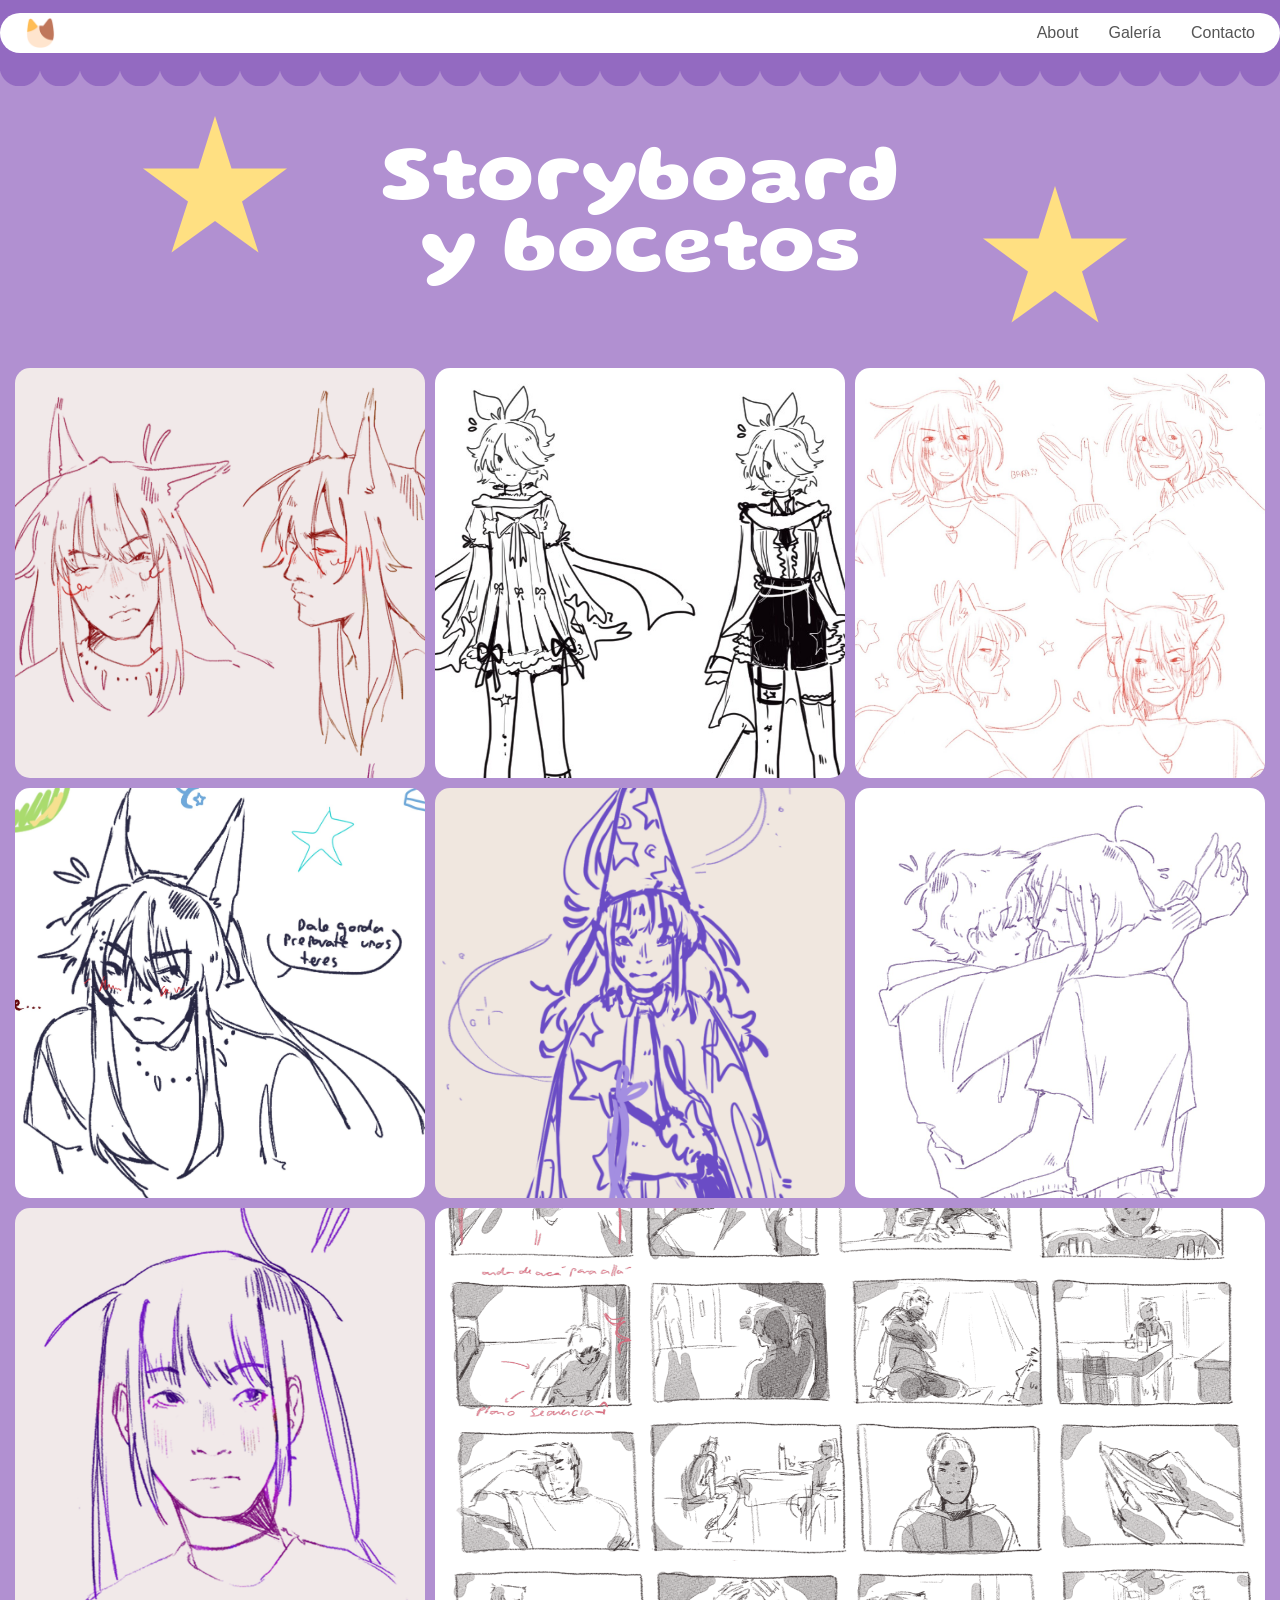
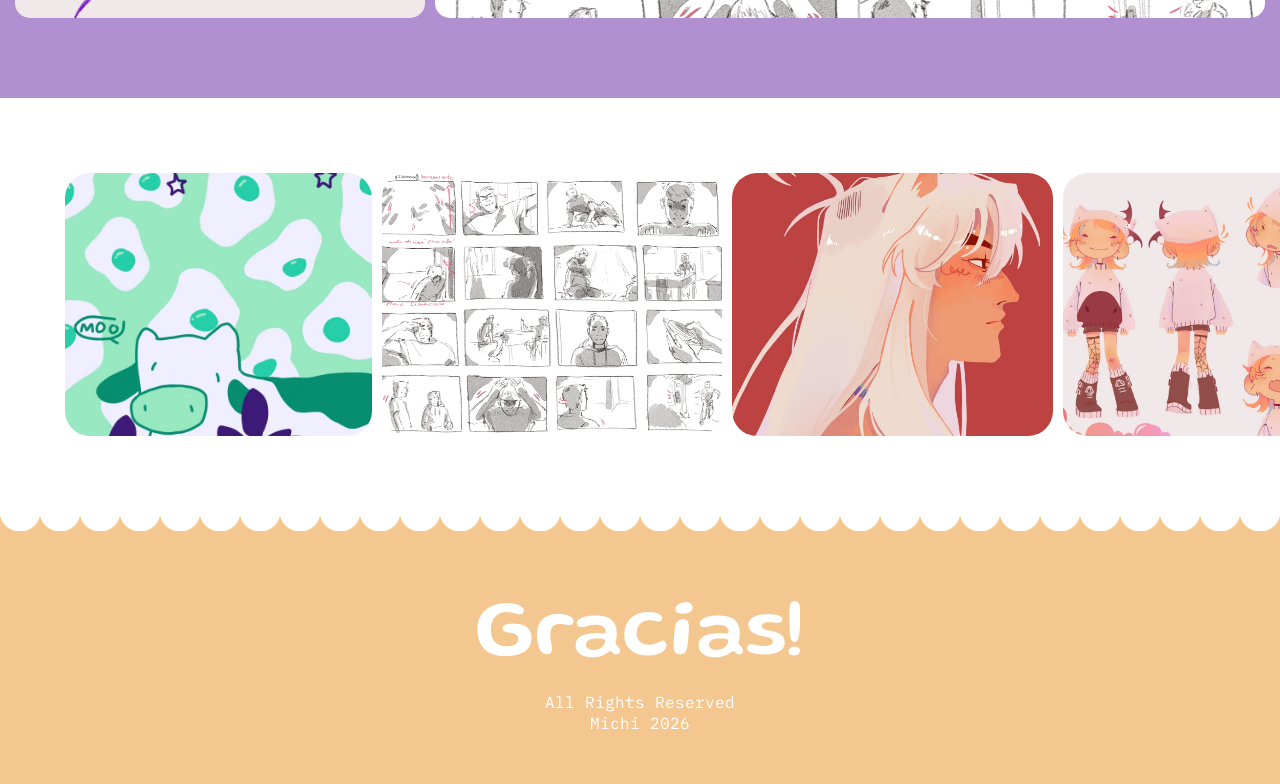
<file: galeriastory.html>
<!DOCTYPE html>
<html lang="es">
<head>
  <meta charset="UTF-8">
  <title>Michi Portfolio</title>

    <link rel="preconnect" href="https://fonts.googleapis.com">
    <link rel="preconnect" href="https://fonts.gstatic.com" crossorigin>
    <link href="https://fonts.googleapis.com/css2?family=Gluten:wght@100..900&family=Lilex:ital,wght@0,100..700;1,100..700&family=Playwrite+US+Trad:wght@100..400&display=swap" rel="stylesheet">
  
    <link rel="preconnect" href="https://fonts.googleapis.com">
    <link rel="preconnect" href="https://fonts.gstatic.com" crossorigin>
    <link href="https://fonts.googleapis.com/css2?family=Gluten:wght@100..900&family=Lilex:ital,wght@0,100..700;1,100..700&family=Playwrite+US+Trad:wght@100..400&display=swap" rel="stylesheet">
  
    <link rel="preconnect" href="https://fonts.googleapis.com">
    <link rel="preconnect" href="https://fonts.gstatic.com" crossorigin>
    <link href="https://fonts.googleapis.com/css2?family=Gluten:wght@100..900&family=Lilex:ital,wght@0,100..700;1,100..700&family=Playwrite+US+Trad:wght@100..400&display=swap" rel="stylesheet">

  <link rel="stylesheet" href="css/styles.css">
</head>
<body>

<header class="header-container">
        
        <nav class="main-navbar">
            
            <div class="logo-container">
                <a href="index.html" class="logo-img">
                  <img src="img/logomichi.png" alt="logo" class="logo-img">
                </a>
            </div>

            <ul class="nav-links">
                <li><a href="about.html">About</a></li>
                <li><a href="#galeria">Galería</a></li>
                <li><a href="contacto.html">Contacto</a></li>
            </ul>
        </nav>

  <div class="scallop-bottom"></div>

</header>


<section id="galerias" class="galerias">

  <div class="scallop-top"></div>

  <h2>Storyboard<br>y bocetos</h2>

  <div class="masonry">

    <div class="item"><img src="img/sketchesinu.png"></div>
    <div class="item"><img src="img/gumi.jpg"></div>
    <div class="item"><img src="img/alex sketch.jpeg"></div>

    <div class="item"><img src="img/dudles.jpg"></div>
    <div class="item"><img src="img/bruja.png"></div>
    <div class="item"><img src="img/alan y alex.jpg"></div>

    <div class="item"><img src="img/kalulu.png"></div>
    <div class="item wide"><img src="img/storyboard.png"></div>

  </div>

</section>

  <div class="gallery-wrapper-galerias">

    <div class="gallery-container" id="galeria">

      <div class="card">
        <a href="galeriamarcas.html" class="botonesagaleria">
             <img src="img/vaca.jpg">
             <span class="botonesagaleria">Trabajos para marcas</span>
        <div class="overlay">Trabajos para marcas</div>
        </a>
      </div>

      <div class="card">
        <a href="galeriastory.html" class="botonesagaleria">
             <img src="img/storyboard.png">
             <span class="botonesagaleria">Storyboard y bocetos</span>
        <div class="overlay">Storyboard y bocetos</div>
        </a>
      </div>

      <div class="card">
        <a href="galeriailustracion.html" class="botonesagaleria">
            <img src="img/nuyashaperfil.jpg">
            <span class="botonesagaleria">Ilustración digital</span>
        <div class="overlay">Ilustración digital</div>
        </a>
      </div>

      <div class="card">
        <a href="galeriapjs.html" class="botonesagaleria">
             <img src="img/fan.jpg">
             <span class="botonesagaleria">Diseño de personajes</span>
        <div class="overlay">Diseño de personajes</div>
        </a>
      </div>

    </div>
    
  </div>

  <footer class="footer">
      <div class="wawawa"></div>
    <h2>Gracias!</h2>
    <p>All Rights Reserved<br>Michi 2026</p>
  </footer>

</body>
</html>
</file>
<file: css/styles.css>
* {
  margin: 0;
  padding: 0;
  box-sizing: border-box;
  font-family: sans-serif;
}

body {
    background-color: #ffffff; 
    min-height: 100vh;
}

.header-container {
    position: sticky;
    top: 0;
    width: 100%;
    background-color: #936ac1;
    padding-top: 13px;
    padding-bottom: 13px;
    z-index: 10;
}

.main-navbar {
    display: flex;
    justify-content: space-between;
    align-items: center;
    background-color: #ffffff;
    max-width: 1430px;
    margin: 0 auto;
    height: 40px;
    border-radius: 30px;
    padding: 0 25px;
}

.logo-container {
    height: 30px;
    display: flex;
    align-items: center;
}

.logo-img {
    height: 100%;
    width: auto;
    display: block;
}

.nav-links {
    display: flex;
    list-style-type: none;
    gap: 30px;
}

.nav-links a {
    text-decoration: none; 
    color: #555555; 
    font-weight: 400;
    font-size: 16px;
    transition: color 0.3s ease;
}

.nav-links a:hover {
    color: #c19aed;
    transform: scale(1.3);
}

/* BARRITA LINDA DE BURBUJAS IDK */
.scallop-bottom {
  position: absolute;
  bottom: -20px;
  width: 100%;
  height: 20px;
  background: radial-gradient(circle at 20px 0px, #936ac1 20px, transparent 21px) repeat-x;
  background-size: 40px 20px;
}

/* --- PATRÓN DE RAYAS DE FONDO DEL CONTENIDO --- */
.page-content {
    background-image: 
        repeating-linear-gradient(
            45deg,
            #e6dbf3,
            #e6dbf3 10px,
            #f2eaf9 10px,
            #f2eaf9 20px,
        );
    padding: 80px 20px; 
    min-height: calc(100vh - 125px);
    position: relative;
    z-index: 1;
}

/* PRINCIPIO */
.principio {
  display: flex;
  height: 615px;
}


/* LADO IZQ */
.principio-text {
  width: 50%;
  padding: 90px;
  background: repeating-linear-gradient(
    to right,
    #ffffff,
    #ffffff 20px,
    #e6e0ef 20px,
    #e6e0ef 40px
  );
}

.principio-text h1 {
  padding-top: 20px;
  font-size: 85px;
  line-height: 75px;
  color: #5a3d6b;
  font-family: "Gluten", sans-serif;
  font-weight: 500;
}

.principio-text h2 {
  font-family: "Playwrite US Trad", serif;
  margin: 20px 0;
  font-size: 35px;
  color: #5a3d6b;
}

.principio-text p {
  margin-top: -15px;
  font-family: "Lilex", sans-serif;
  font-size: 20px;
  margin-bottom: 20px;
  line-height: 25px;
  color: #330c46;
}

.principio-text button {
  padding: 10px 20px;
  border-radius: 20px;
  border: none;
  background: #f3c68a;
  cursor: pointer;
}

/* LADO DERECHO */
.principio-image {
  width: 50%;
}

.principio-image img {
  width: 100%;
  height: 100%;
  object-fit: cover;
}

/* BARRA MICHI */
.michi-bar {
  background: #b48ed3;
  overflow: hidden;
  white-space: nowrap;
}

.michi-track {
  display: inline-block;
  padding: 13px;
  font-style: italic;
  font-family: "Playwrite US Trad", serif;
  color: white;
  animation: scrollText 10s linear infinite;
  font-size: 18px;
}

@keyframes scrollText {
  from { transform: translateX(0); }
  to { transform: translateX(-13%); }
}


/* GALERÍA */
.galeria {
  background: #ffffff;
  padding: 60px;
  text-align: center;
}

.galeria h2 {
  font-size: 80px;
  font-family: "Gluten", sans-serif;
  color: #5a3d6b;
  font-weight: 550;
  padding-top: 30px;
}

.subtitle {
  font-family: "Lilex", sans-serif;
  font-size: 20px;
  margin-bottom: 40px;
  color: #330c46;
  margin-top: -5px;
  margin-bottom: 90px;
}

/* CONTENEDOR SCROLL */
.gallery-wrapper .gallery-wrapper-galerias {
  position: relative;
  margin-bottom: 10px;
}

.gallery-wrapper-galerias {
  display: flex;
  padding: 70px 60px;
}

.gallery-container {
  width: 100%;
  display: flex;
  gap: 10px;
  padding: 5px;
}

/* CARDS */
.card {
  max-width: 340px;
  min-width: 255px;
  height: 263px;
  border-radius: 25px;
  overflow: hidden;
  position: relative;
  flex-shrink: 0;
  transition: transform 0.3s;
}

.card img {
  width: 100%;
  height: 100%;
  object-fit: cover;
}

/* HOVER */
.card:hover {
  transform: scale(1.03);
}

.overlay {
  position: absolute;
  bottom: 0;
  width: 100%;
  height: 100%;
  background: rgba(14, 0, 24, 0.4);
  color: white;
  display: flex;
  align-items: center;
  justify-content: center;
  opacity: 0;
  font-size: 18px;
  text-align: center;
  font-family: "Playwrite US Trad", serif;
  transition: 0.3s;
}

.card:hover .overlay {
  opacity: 1;
}

#barrita {
  width: 100%;
  margin-top: 50px;
  height: 10px;
  background: #f3a5b5;
  border-radius: 10px;
}

/* COMISSS */
.comisiones {
  padding: 70px;
  background: #ffffff;
  margin-bottom: 60px;
}

.comisiones-container {
  display: flex;
  align-items: center;
  gap: 40px;
  flex-wrap: wrap;
}

.comisiones-img img {
  width: 550px;
  border-radius: 20px;
}

.comisiones-texto {
  max-width: 700px;
}

.comisiones-texto h2 {
  font-size: 80px;
  margin-left: 30px;
  font-family: "Gluten", sans-serif;
  color: #5a3d6b;
  margin-bottom: 10px;
}

.comisiones-texto p {
  margin-left: 30px;
  font-family: "Lilex", sans-serif;
  font-size: 20px;
  margin-bottom: 30px;
  line-height: 25px;
  color: #330c46;
}

/* BOTÓN */
.btn {
  display: inline-block;
  padding: 12px 30px;
  background: #f2c38b;
  color: #4b3b4e;
  text-decoration: none;
  border-radius: 15px;
  font-weight: bold;
  transition: all 0.3s ease;
}

/* HOVER */
.btn:hover {
  background: #e8a96c;
  transform: translateY(-3px) scale(1.05);
  box-shadow: 0 8px 20px rgba(0,0,0,0.15);
}

.comisiones .btn {
  margin-left: 30px;
}

.btn:active {
  transform: scale(0.95);
}

/* MINI CARDS */
.mini-cards {
  margin-top: 20px;
  display: flex;
  gap: 50px;
  margin-left: 30px;
}

.mini-cards img {
  width: 250px;
  border-radius: 15px;
  transition: transform 0.3s ease;
}

.mini-cards img:hover {
  transform: rotate(-2deg) scale(1.05);
}




/* ABOUT */
.about {
  padding: 60px 70px;
  background: #ffffff;
}

.about-container {
  display: grid;
  grid-template-columns: 1fr 2fr 1fr;
  align-items: center;
  gap: 20px;
}

.about-img img {
  width: 400px;
  border-radius: 15px;
}

.about-char img {
  width: 300px;
}

.about-text h2 {
  font-size: 70px;
  font-family: "Gluten", sans-serif;
  font-weight: 500;
  color: #5a3d6b;
  margin-left: 50px;
}

.about-text h3 {
  font-family: "Playwrite US Trad", serif;
  font-size: 30px;
  color: #5a3d6b;
  margin-bottom: 30px;
  margin-left: 50px;
  margin-top: -15px;
}

.about-text p {
  margin-bottom: 10px;
  margin-left: 50px;
  font-family: "Lilex", sans-serif;
  font-size: 20px;
  line-height: 25px;
  color: #330c46;
}



/* CONTACTO */

.contacto h2 {
  font-family: "Gluten", sans-serif;
  font-weight: 500;
  font-size: 70px;
  color: #5a3d6b;
  margin-bottom: 50px;
}

.contacto {
  justify-content: center;
  padding: 80px 50px;
}

.form-card {
  background: #F8C2C6;
  padding: 30px;
  border-radius: 20px;
  width: 1350px;
}

.form-card input,
.form-card textarea {
  width: 100%;
  border: none;
  margin-bottom: 20px;
  background-color: #ffffff;
  color: #5a3d6b;
  padding: 20px;
  border-radius: 20px;
  font-size: 16px;
  font-family: "Lilex", sans-serif;
}

.form-card textarea {
  height: 300px;
  resize: none;
}

.form-card input::placeholder,
.form-card textarea::placeholder {
  color: #d0d0d0;
}

.redes {
  background: white;
  align-items: left;
  margin-bottom: 90px;
  display: flex;
  flex-direction: row;
}

.todomenoslafoto {
  display: flex;
  flex-direction: column;
}

.redes h2 {
  font-family: "Gluten", sans-serif;
  font-weight: 500;
  font-size: 70px;
  color: #5a3d6b;
  margin-bottom: 10px;
  margin-top: 80px;
  margin-left: 120px;
}

.iconos img{
  width: 90px;
  float: center;
  margin-left: 120px;
  }
  
.iconos img:hover {
  transform: scale(1.2);
  transition: 0.2s;
}

.dibujomichito img {
  width: 400px;
  margin-left: 300px;
}



/* GALERÍA */

.galerias {
  position: relative;
  background: #B190D1;
  padding: 80px;
  text-align: center;
  color: white;
  padding-left: 15px;
  padding-right: 15px;
}

.galerias h2 {
  font-size: 80px;
  margin-bottom: 80px;
  font-family: "Gluten", sans-serif;
}

.masonry {
  display: grid;
  grid-template-columns: repeat(3, 1fr);
  grid-auto-rows: 200px;
  gap: 10px;
}

/* ITEMS */
.item.tall {
  overflow: hidden;
  border-radius: 15px;
  grid-row: span 4;
  grid-column: span 1;
}

.item img {
  width: 100%;
  height: 100%;
  object-fit: cover;
  transition: 0.3s;
}

.item {
  grid-row: span 2;
  overflow: hidden;
  border-radius: 15px;
}

.item.wide {
  grid-column: span 2;
  grid-row: span 2;
}


.item img:hover {
  transform: scale(1.05);
}


/* estrellas*/
.galerias::before,
.galerias::after {
  content: "";
  position: absolute;
  width: 150px;
  height: 150px;
  background: #ffe082;
  clip-path: polygon(
    50% 0%, 61% 35%, 98% 35%,
    68% 57%, 79% 91%,
    50% 70%, 21% 91%,
    32% 57%, 2% 35%,
    39% 35%
  );
}

.galerias::before {
  top: 50px;
  left: 140px;
}

.galerias::after {
  top: 120px;
  right: 150px;
}


/* FOOTER */

.wawawa {
  width: 100%;
  height: 20px;
  background: radial-gradient(circle at 20px 0px, #ffffff 20px, transparent 21px) repeat-x;
  background-size: 40px 20px;
  margin-top: -50px;
}

.footer {
  background: #f3c78f;
  text-align: center;
  padding-bottom: 50px;
  padding-top: 50px;
}

.footer h2 {
  font-size: 80px;
  font-family: "Gluten", sans-serif;
  color: #ffffff;
  font-weight: 500;
  margin-top: 70px;
}

.footer p {
  margin-top: 20px;
  color: #ffffff;
  font-family: "Lilex", sans-serif;
}
</file>
